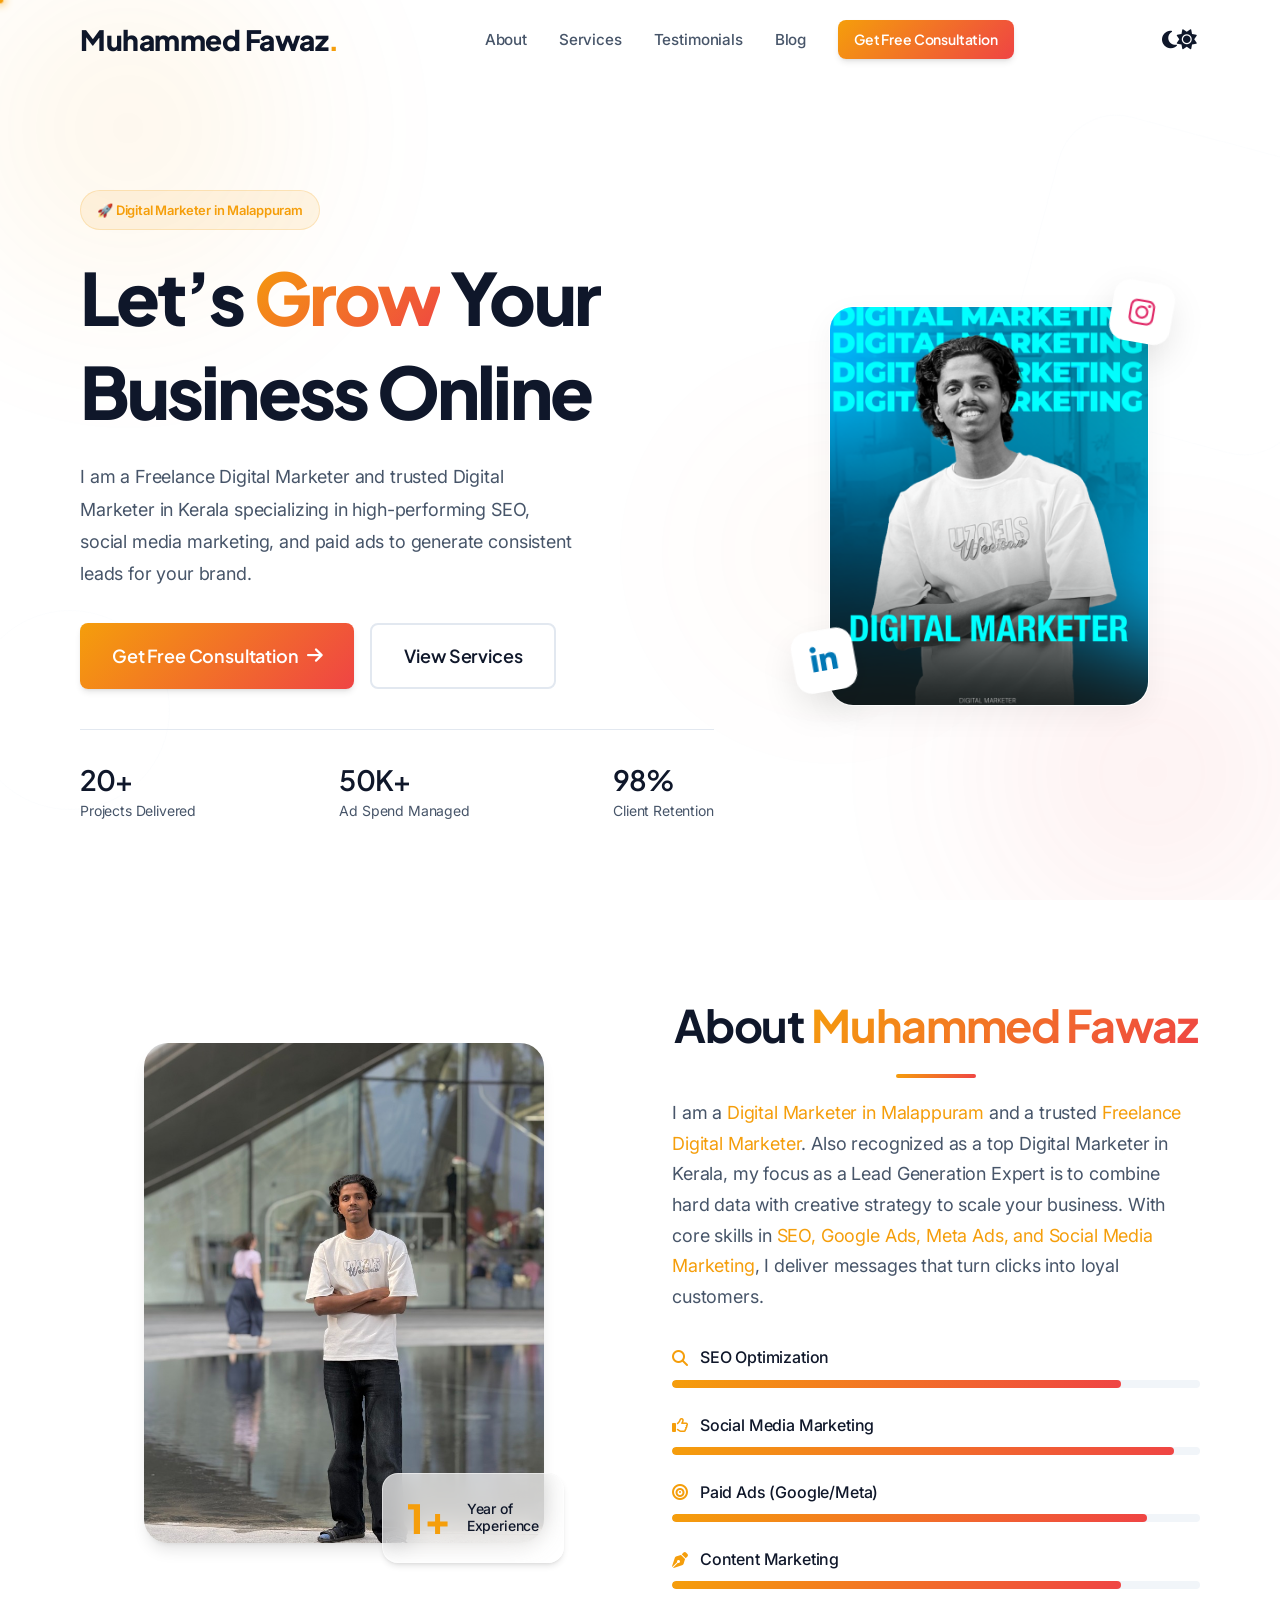
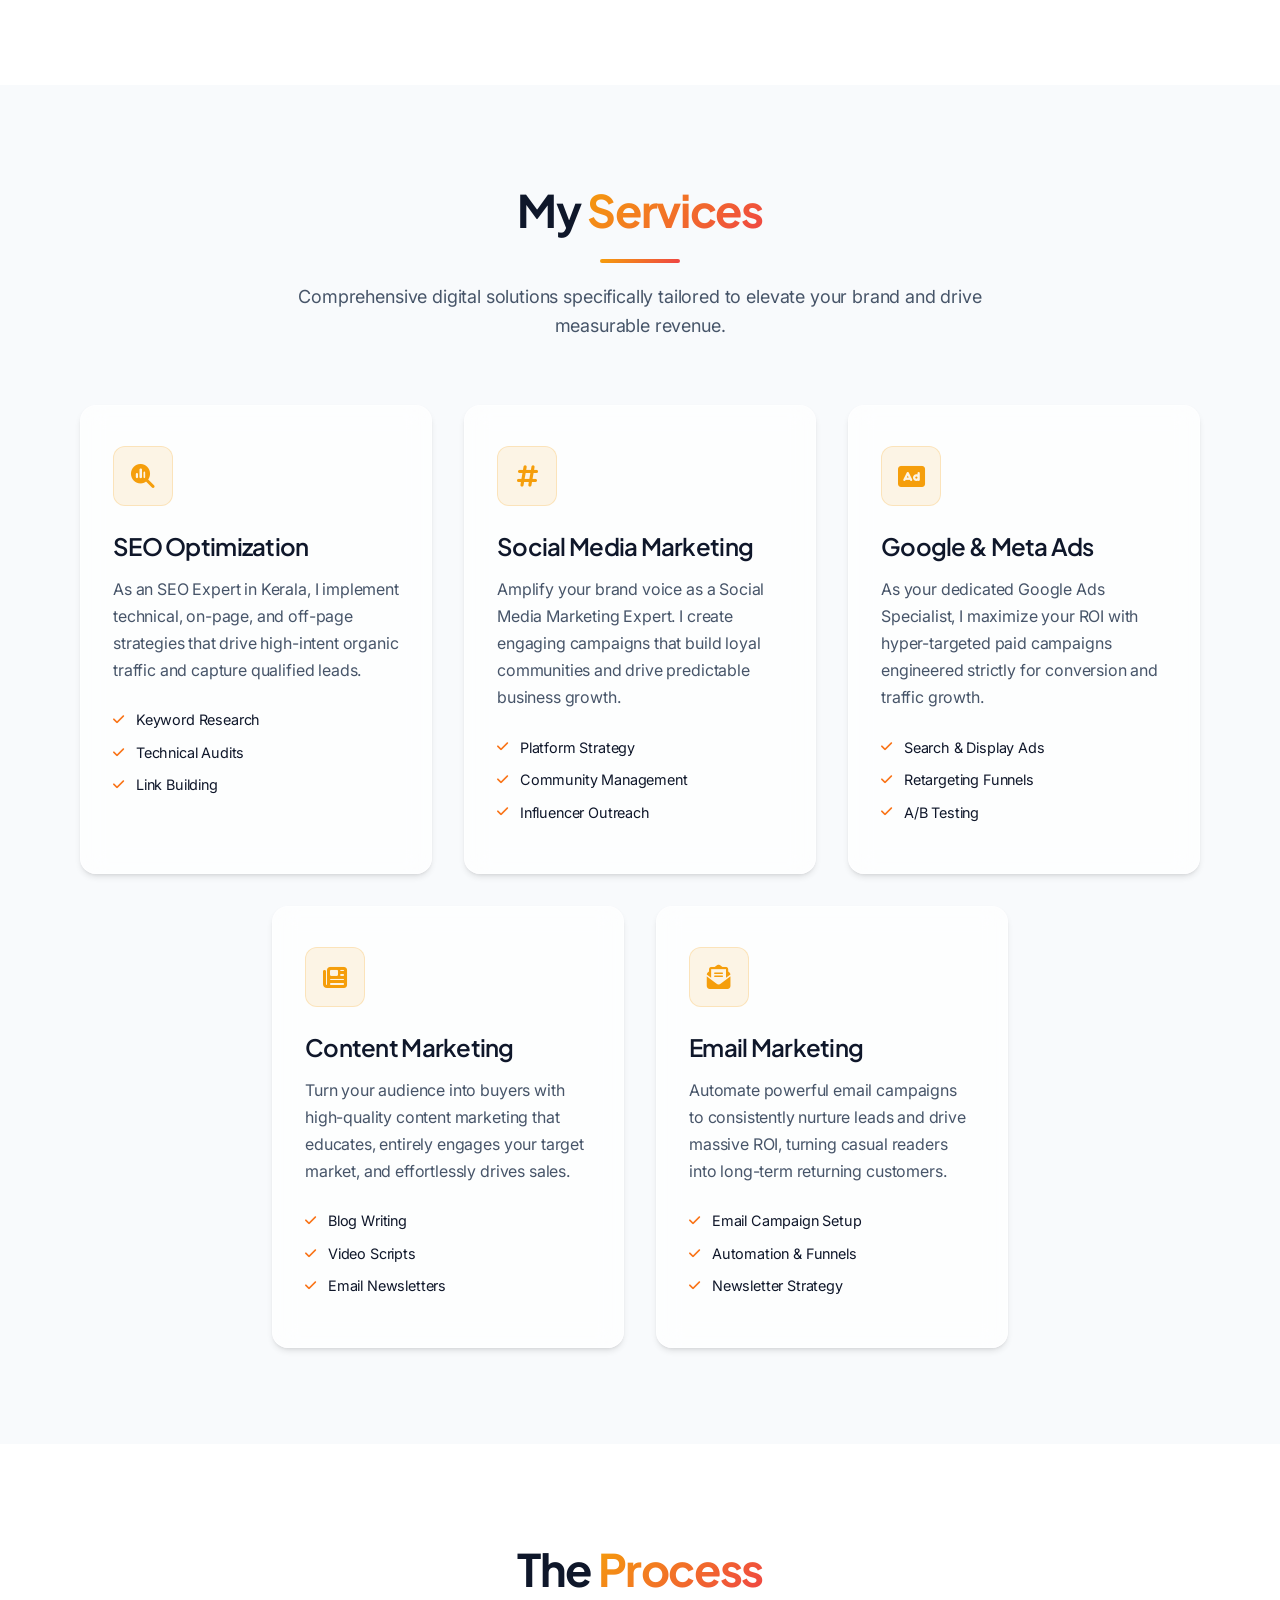
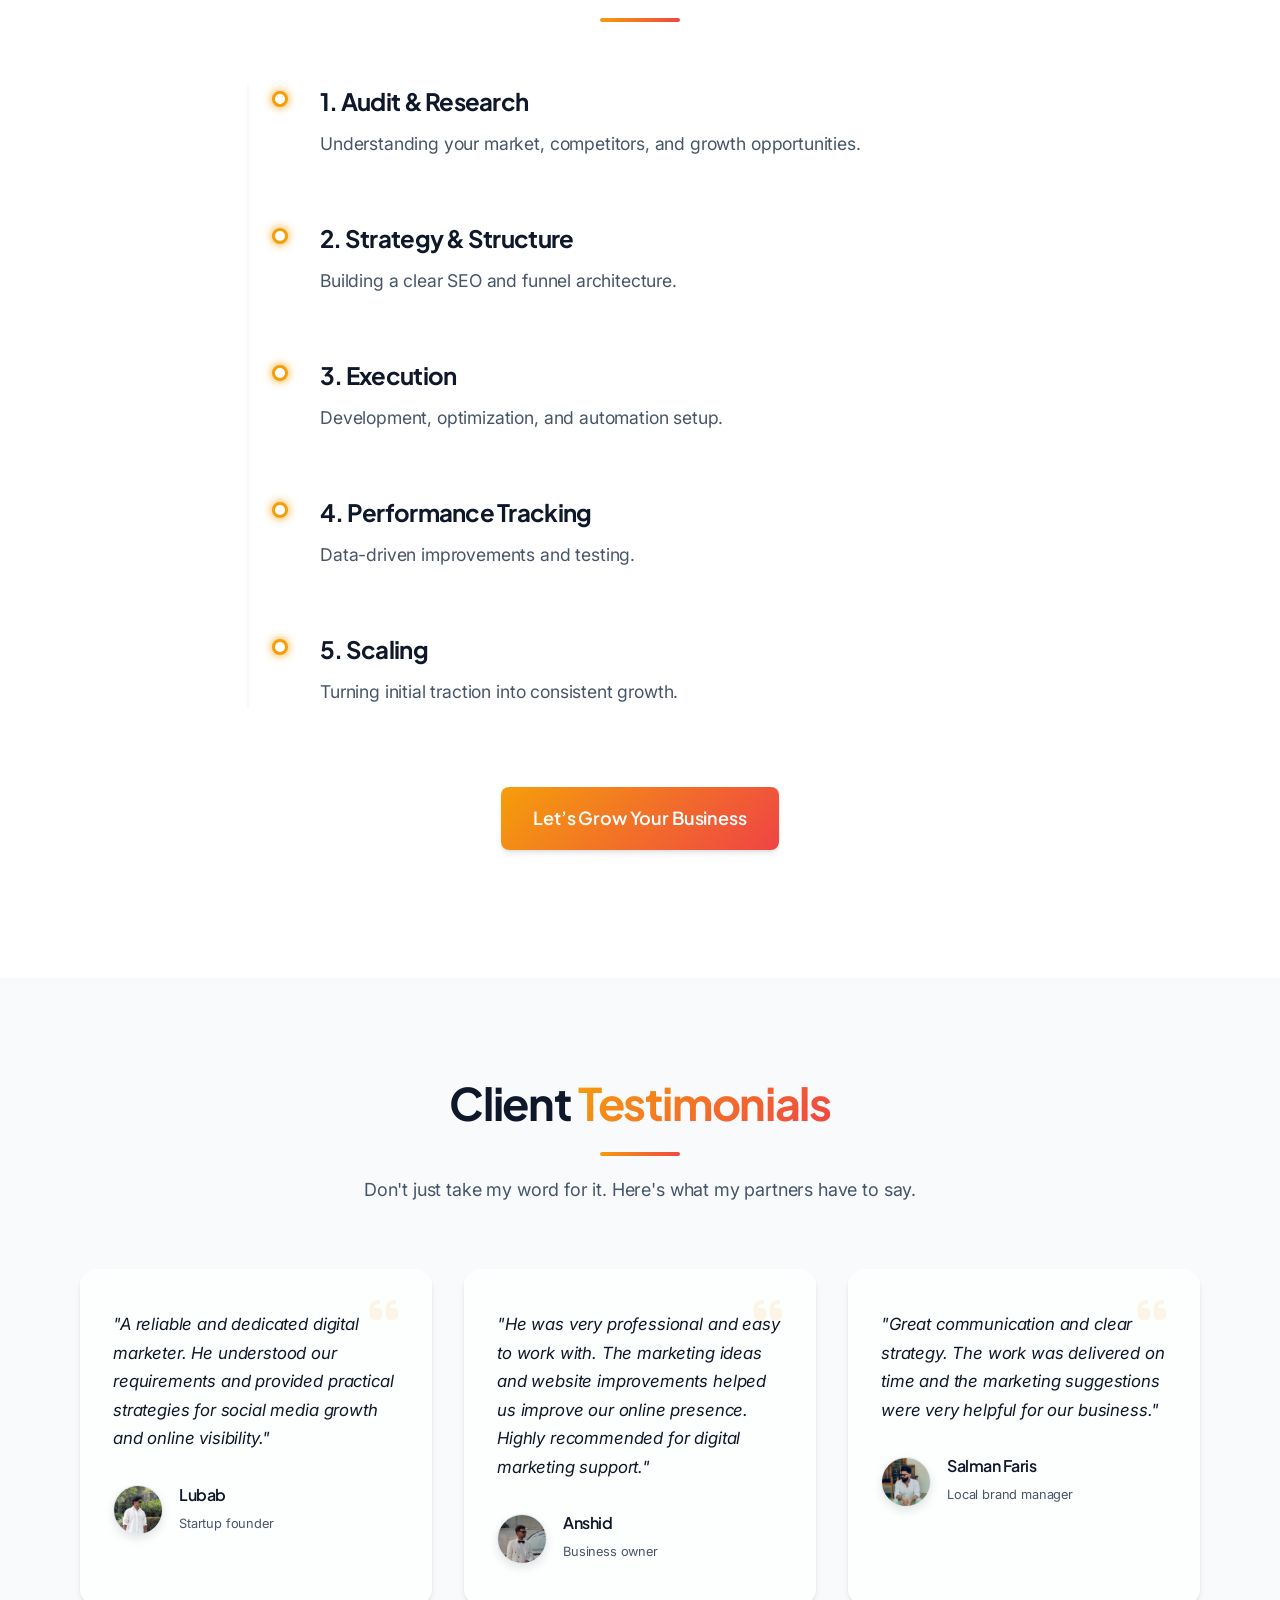
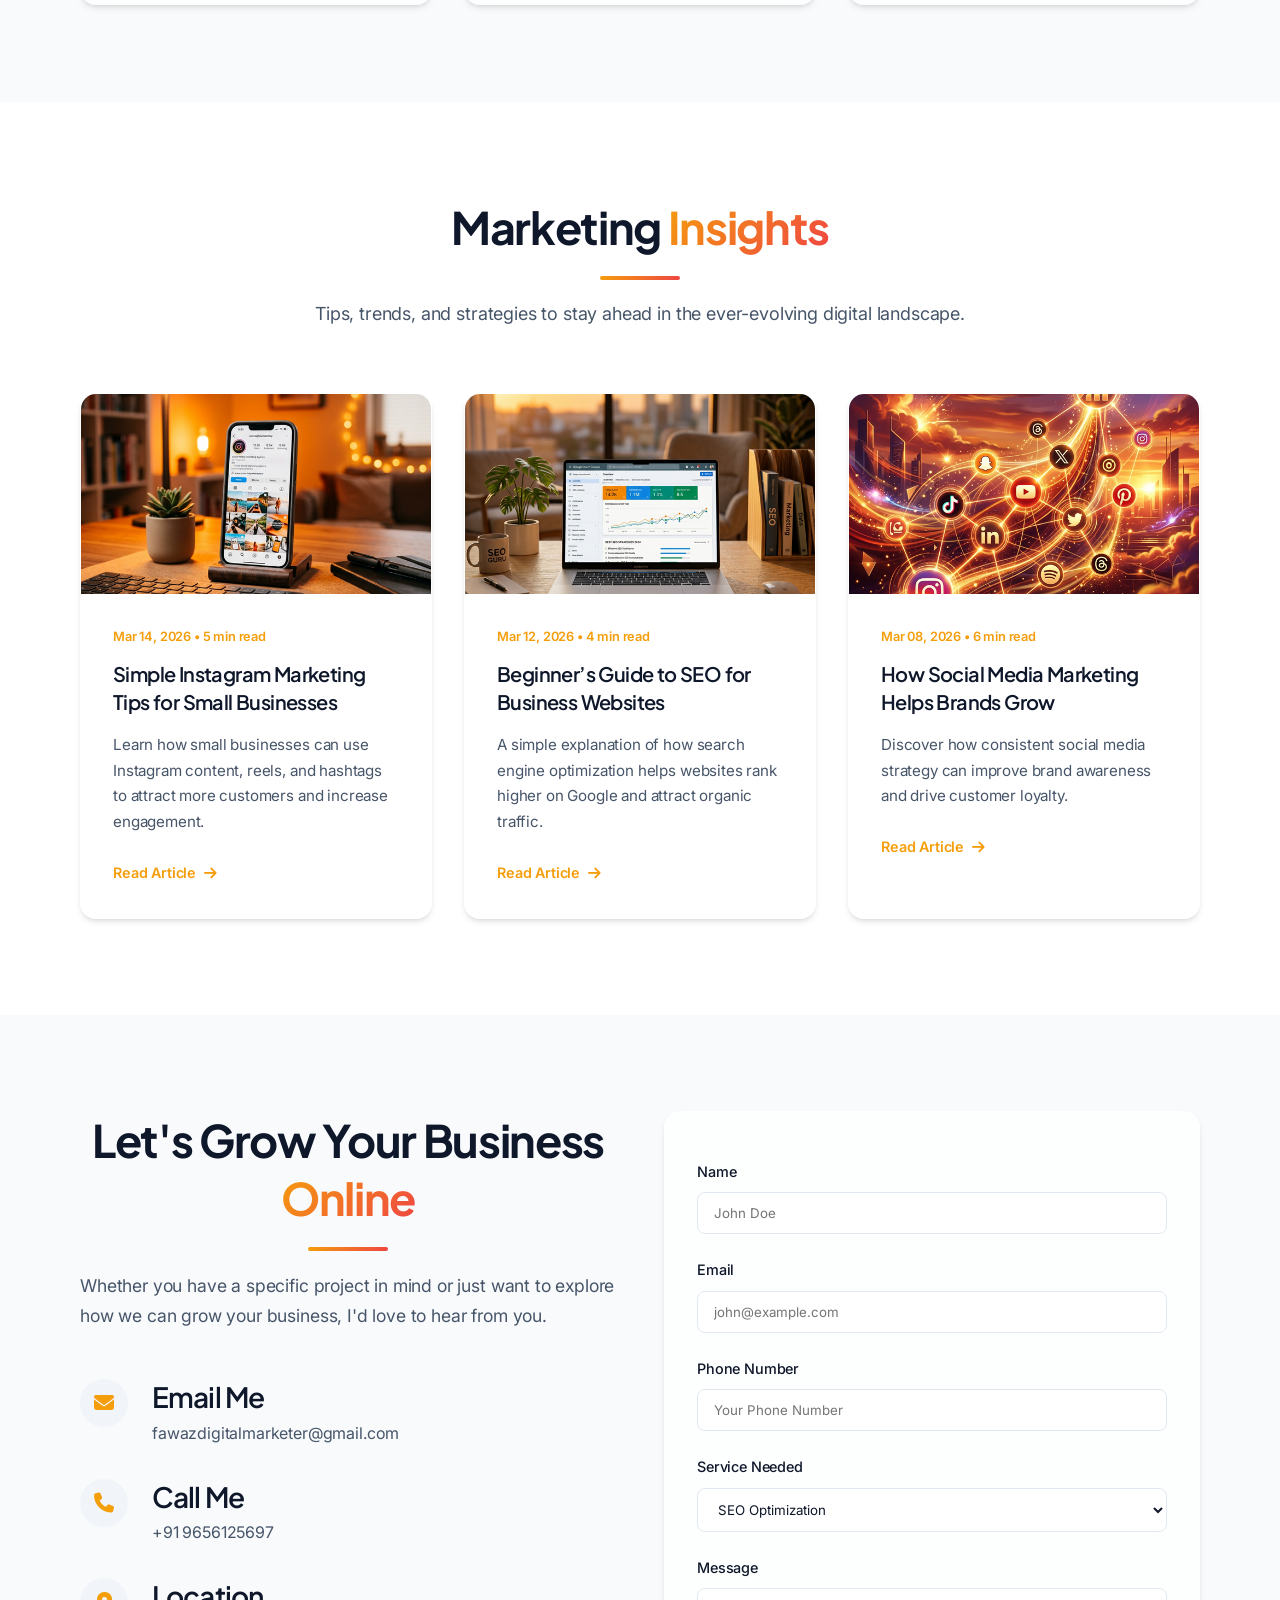
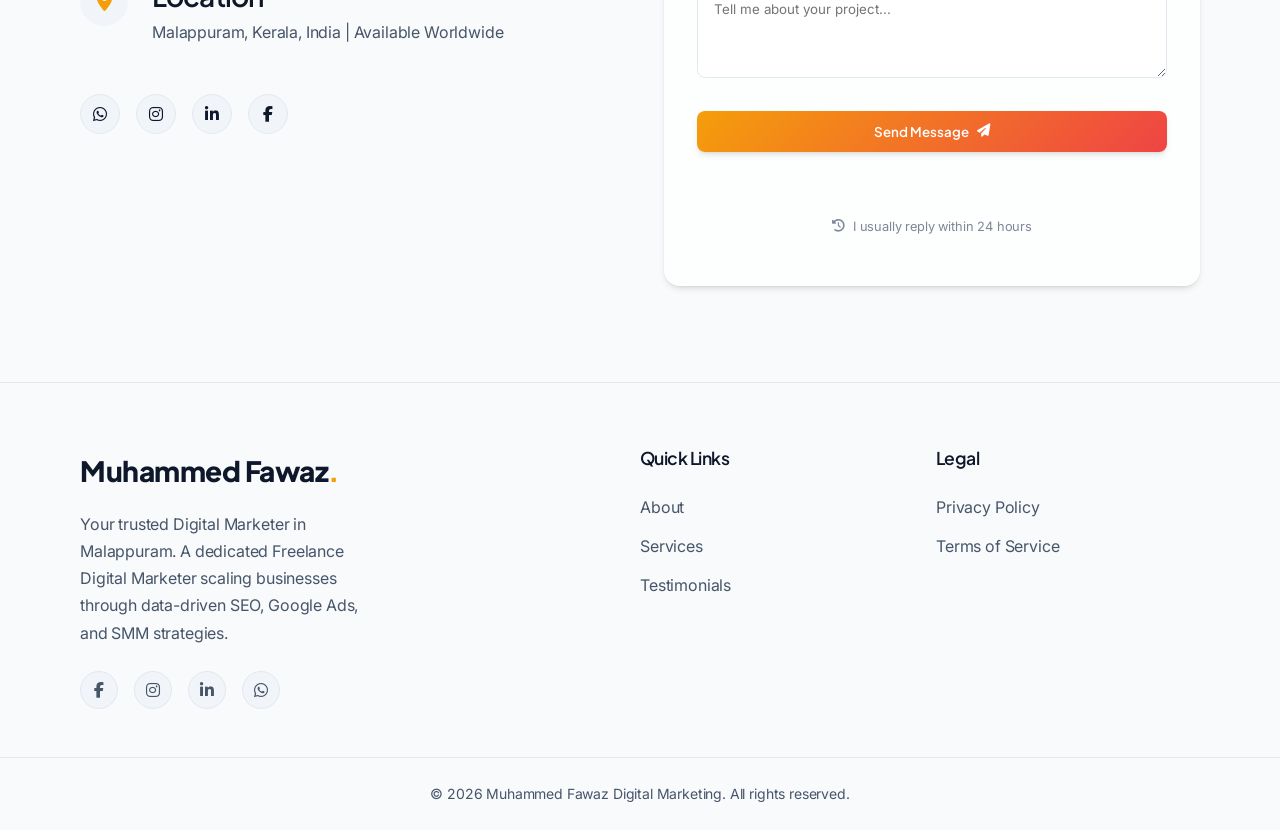
<file: index.html>
<!DOCTYPE html>
<html lang="en">

<head>
    <meta charset="UTF-8">
    <meta name="viewport" content="width=device-width, initial-scale=1.0">
    <title>Digital Marketer in Malappuram | Freelance SEO & Ads | Muhammed Fawaz</title>
    <meta name="description"
        content="Freelance digital marketer in Malappuram helping businesses grow with SEO, social media marketing, and Google Ads. Get a free consultation.">
    <link rel="canonical" href="https://www.fawazp.in" />
    <!-- Fonts: Inter for readable text, Outfit for sleek modern headings -->
    <link rel="preconnect" href="https://fonts.googleapis.com">
    <link rel="preconnect" href="https://fonts.gstatic.com" crossorigin>
    <link
        href="https://fonts.googleapis.com/css2?family=Inter:wght@300;400;500;600&family=Plus+Jakarta+Sans:wght@400;500;600;700;800&display=swap"
        rel="stylesheet">
    <link rel="stylesheet" href="style.css">
    <!-- Font Awesome for Icons -->
    <link rel="stylesheet" href="https://cdnjs.cloudflare.com/ajax/libs/font-awesome/6.4.0/css/all.min.css">
    <meta name="google-site-verification" content="aCnlu5tMSxpLZuKt3U4swlmHtO8WEukxXCMu08_MUDI" />
</head>

<body>

    <!-- Background Visual Elements -->
    <div class="bg-grid"></div>
    <div class="bg-blobs">
        <div class="bg-blob blob-1"></div>
        <div class="bg-blob blob-2"></div>
        <div class="bg-blob blob-3"></div>
    </div>
    <div class="decorative-shapes">
        <div class="shape shape-1"></div>
        <div class="shape shape-2"></div>
    </div>

    <!-- Fluid Cursor Canvas -->
    <canvas id="fluid-canvas"></canvas>
    <div class="cursor-dot"></div>

    <!-- Background Elements for Futuristic UI -->
    <div class="bg-glow top-left"></div>
    <div class="bg-glow bottom-right"></div>
    <div class="bg-grid"></div>

    <!-- Navigation -->
    <nav id="navbar">
        <div class="container nav-container">
            <a href="#" class="logo">Muhammed Fawaz<span>.</span></a>
            <ul class="nav-links">
                <li><a href="#about">About</a></li>
                <li><a href="#services">Services</a></li>
                <li><a href="#testimonials">Testimonials</a></li>
                <li><a href="#blog">Blog</a></li>
                <li><a href="#contact" class="btn btn-primary btn-sm">Get Free Consultation</a></li>
            </ul>
            <div class="nav-controls">
                <button id="theme-toggle" aria-label="Toggle Theme">
                    <i class="fa-solid fa-moon dark-icon"></i>
                    <i class="fa-solid fa-sun light-icon"></i>
                </button>
                <button id="mobile-menu-btn" aria-label="Menu">
                    <i class="fa-solid fa-bars"></i>
                </button>
            </div>
        </div>
    </nav>

    <!-- Mobile Menu -->
    <div class="mobile-menu">
        <ul class="mobile-links">
            <li><a href="#about">About</a></li>
            <li><a href="#services">Services</a></li>
            <li><a href="#testimonials">Testimonials</a></li>
            <li><a href="#blog">Blog</a></li>
            <li><a href="#contact">Contact</a></li>
        </ul>
    </div>

    <!-- Hero Section -->
    <section id="hero" class="hero-section">
        <div class="container hero-container">
            <div class="hero-content reveal">
                <div class="badge">🚀 Digital Marketer in Malappuram</div>
                <h1 class="hero-title">Let’s <span class="gradient-text">Grow</span> Your Business Online
                </h1>
                <p class="hero-subtitle">I am a Freelance Digital Marketer and trusted Digital Marketer in Kerala specializing in high-performing SEO, social media marketing, and paid ads to generate consistent leads for your brand.</p>
                <div class="hero-cta">
                    <a href="#contact" class="btn btn-primary btn-lg">Get Free Consultation <i
                            class="fa-solid fa-arrow-right"></i></a>
                    <a href="#services" class="btn btn-outline btn-lg">View Services</a>
                </div>
                <!-- Stats -->
                <div class="hero-stats">
                    <div class="stat-item">
                        <h3 class="stat-number">20+</h3>
                        <p class="stat-label">Projects Delivered</p>
                    </div>
                    <div class="stat-item">
                        <h3 class="stat-number">50K+</h3>
                        <p class="stat-label">Ad Spend Managed</p>
                    </div>
                    <div class="stat-item">
                        <h3 class="stat-number">98%</h3>
                        <p class="stat-label">Client Retention</p>
                    </div>
                </div>
            </div>
            <div class="hero-visual reveal reveal-delay">
                <div class="analytics-card-wrapper">
                    <div class="premium-growth-card">
                        <img src="assets/muhammed-fawaz-hero.png" alt="Muhammed Fawaz - Freelance Digital Marketing Expert in Kerala" class="hero-profile-img">
                    </div>

                    <!-- Floating Outer Badges -->
                    <a href="https://www.instagram.com/fawazp.in" target="_blank" class="floating-badge badge-top"
                        aria-label="Instagram">
                        <i class="fa-brands fa-instagram"></i>
                    </a>
                    <a href="https://www.linkedin.com/in/muhammed-fawaz-326b263ab" target="_blank"
                        class="floating-badge badge-bottom" aria-label="LinkedIn">
                        <i class="fa-brands fa-linkedin-in"></i>
                    </a>
                </div>
            </div>
        </div>
    </section>

    <!-- About Section -->
    <section id="about" class="section">
        <div class="container about-container">
            <div class="about-visual reveal">
                <div class="about-image-wrapper">
                    <img src="assets/muhammed-fawaz.jpg" alt="Muhammed Fawaz - SEO & Social Media Specialist" class="about-image">
                    <div class="experience-badge glass-card">
                        <span class="exp-years">1+</span>
                        <span class="exp-text">Year of<br>Experience</span>
                    </div>
                </div>
            </div>
            <div class="about-content reveal reveal-delay">
                <h2 class="section-title">About <span class="gradient-text">Muhammed Fawaz</span></h2>
                <p class="section-desc">I am a <a href="#services" style="color: var(--primary-color);">Digital Marketer in Malappuram</a> and a trusted <a href="#services" style="color: var(--primary-color);">Freelance Digital Marketer</a>. Also recognized as a top Digital Marketer in Kerala, my focus as a Lead Generation Expert is to combine hard data with creative strategy to scale your business. With core skills in <a href="#services" style="color: var(--primary-color);">SEO, Google Ads, Meta Ads, and Social Media Marketing</a>, I deliver messages that turn clicks into loyal customers.</p>

                <div class="skills-grid">
                    <div class="skill-item">
                        <div class="skill-header">
                            <i class="fa-solid fa-magnifying-glass"></i>
                            <span>SEO Optimization</span>
                        </div>
                        <div class="progress-bar">
                            <div class="progress" style="width: 85%;"></div>
                        </div>
                    </div>
                    <div class="skill-item">
                        <div class="skill-header">
                            <i class="fa-regular fa-thumbs-up"></i>
                            <span>Social Media Marketing</span>
                        </div>
                        <div class="progress-bar">
                            <div class="progress" style="width: 95%;"></div>
                        </div>
                    </div>
                    <div class="skill-item">
                        <div class="skill-header">
                            <i class="fa-solid fa-bullseye"></i>
                            <span>Paid Ads (Google/Meta)</span>
                        </div>
                        <div class="progress-bar">
                            <div class="progress" style="width: 90%;"></div>
                        </div>
                    </div>
                    <div class="skill-item">
                        <div class="skill-header">
                            <i class="fa-solid fa-pen-nib"></i>
                            <span>Content Marketing</span>
                        </div>
                        <div class="progress-bar">
                            <div class="progress" style="width: 85%;"></div>
                        </div>
                    </div>
                </div>
            </div>
        </div>
    </section>

    <!-- Services Section -->
    <section id="services" class="section bg-alt">
        <div class="container">
            <div class="section-header reveal">
                <h2 class="section-title">My <span class="gradient-text">Services</span></h2>
                <p class="section-subtitle">Comprehensive digital solutions specifically tailored to elevate your brand
                    and drive measurable revenue.</p>
            </div>

            <div class="services-grid">
                <!-- Service 1 -->
                <div class="service-card glass-card reveal">
                    <div class="service-icon-wrapper">
                        <i class="fa-solid fa-magnifying-glass-chart service-icon"></i>
                    </div>
                    <h3>SEO Optimization</h3>
                    <p>As an SEO Expert in Kerala, I implement technical, on-page, and off-page strategies that drive high-intent organic traffic and capture qualified leads.</p>
                    <ul class="service-features">
                        <li><i class="fa-solid fa-check"></i> Keyword Research</li>
                        <li><i class="fa-solid fa-check"></i> Technical Audits</li>
                        <li><i class="fa-solid fa-check"></i> Link Building</li>
                    </ul>
                </div>

                <!-- Service 2 -->
                <div class="service-card glass-card reveal" style="transition-delay: 100ms;">
                    <div class="service-icon-wrapper">
                        <i class="fa-solid fa-hashtag service-icon"></i>
                    </div>
                    <h3>Social Media Marketing</h3>
                    <p>Amplify your brand voice as a Social Media Marketing Expert. I create engaging campaigns that build loyal communities and drive predictable business growth.</p>
                    <ul class="service-features">
                        <li><i class="fa-solid fa-check"></i> Platform Strategy</li>
                        <li><i class="fa-solid fa-check"></i> Community Management</li>
                        <li><i class="fa-solid fa-check"></i> Influencer Outreach</li>
                    </ul>
                </div>

                <!-- Service 3 -->
                <div class="service-card glass-card reveal" style="transition-delay: 200ms;">
                    <div class="service-icon-wrapper">
                        <i class="fa-solid fa-ad service-icon"></i>
                    </div>
                    <h3>Google & Meta Ads</h3>
                    <p>As your dedicated Google Ads Specialist, I maximize your ROI with hyper-targeted paid campaigns engineered strictly for conversion and traffic growth.</p>
                    <ul class="service-features">
                        <li><i class="fa-solid fa-check"></i> Search & Display Ads</li>
                        <li><i class="fa-solid fa-check"></i> Retargeting Funnels</li>
                        <li><i class="fa-solid fa-check"></i> A/B Testing</li>
                    </ul>
                </div>

                <!-- Service 4 -->
                <div class="service-card glass-card reveal" style="transition-delay: 300ms;">
                    <div class="service-icon-wrapper">
                        <i class="fa-solid fa-newspaper service-icon"></i>
                    </div>
                    <h3>Content Marketing</h3>
                    <p>Turn your audience into buyers with high-quality content marketing that educates, entirely engages your target market, and effortlessly drives sales.</p>
                    <ul class="service-features">
                        <li><i class="fa-solid fa-check"></i> Blog Writing</li>
                        <li><i class="fa-solid fa-check"></i> Video Scripts</li>
                        <li><i class="fa-solid fa-check"></i> Email Newsletters</li>
                    </ul>
                </div>

                <!-- Service 5 -->
                <div class="service-card glass-card reveal" style="transition-delay: 400ms;">
                    <div class="service-icon-wrapper">
                        <i class="fa-solid fa-envelope-open-text service-icon"></i>
                    </div>
                    <h3>Email Marketing</h3>
                    <p>Automate powerful email campaigns to consistently nurture leads and drive massive ROI, turning casual readers into long-term returning customers.</p>
                    <ul class="service-features">
                        <li><i class="fa-solid fa-check"></i> Email Campaign Setup</li>
                        <li><i class="fa-solid fa-check"></i> Automation & Funnels</li>
                        <li><i class="fa-solid fa-check"></i> Newsletter Strategy</li>
                    </ul>
                </div>
            </div>
        </div>
    </section>

    <!-- The Process Section -->
    <section id="process" class="section process-section">
        <div class="container">
            <div class="section-header reveal">
                <h2 class="section-title">The <span class="gradient-text">Process</span></h2>
            </div>

            <div class="timeline">
                <div class="timeline-track"></div>

                <!-- Step 1 -->
                <div class="timeline-item reveal">
                    <div class="timeline-dot"></div>
                    <div class="timeline-content">
                        <h3>1. Audit & Research</h3>
                        <p>Understanding your market, competitors, and growth opportunities.</p>
                    </div>
                </div>

                <!-- Step 2 -->
                <div class="timeline-item reveal">
                    <div class="timeline-dot"></div>
                    <div class="timeline-content">
                        <h3>2. Strategy & Structure</h3>
                        <p>Building a clear SEO and funnel architecture.</p>
                    </div>
                </div>

                <!-- Step 3 -->
                <div class="timeline-item reveal">
                    <div class="timeline-dot"></div>
                    <div class="timeline-content">
                        <h3>3. Execution</h3>
                        <p>Development, optimization, and automation setup.</p>
                    </div>
                </div>

                <!-- Step 4 -->
                <div class="timeline-item reveal">
                    <div class="timeline-dot"></div>
                    <div class="timeline-content">
                        <h3>4. Performance Tracking</h3>
                        <p>Data-driven improvements and testing.</p>
                    </div>
                </div>

                <!-- Step 5 -->
                <div class="timeline-item reveal">
                    <div class="timeline-dot"></div>
                    <div class="timeline-content">
                        <h3>5. Scaling</h3>
                        <p>Turning initial traction into consistent growth.</p>
                    </div>
                </div>
            </div>

            <div class="process-cta reveal">
                <a href="#contact" class="btn btn-primary btn-lg">Let’s Grow Your Business</a>
            </div>
        </div>
    </section>


    <!-- Testimonials Section -->
    <section id="testimonials" class="section bg-alt">
        <div class="container">
            <div class="section-header reveal">
                <h2 class="section-title">Client <span class="gradient-text">Testimonials</span></h2>
                <p class="section-subtitle">Don't just take my word for it. Here's what my partners have to say.</p>
            </div>

            <div class="testimonials-grid">
                <div class="testimonial-card glass-card reveal">
                    <i class="fa-solid fa-quote-left quote-icon"></i>
                    <p class="testimonial-text">"A reliable and dedicated digital marketer. He understood our
                        requirements and provided practical strategies for social media growth and online visibility."
                    </p>
                    <div class="client-info">
                        <img src="assets/testimonial-lubab.jpg" alt="Lubab" class="client-avatar">
                        <div>
                            <h3>Lubab</h3>
                            <span>Startup founder</span>
                        </div>
                    </div>
                </div>

                <div class="testimonial-card glass-card reveal" style="transition-delay: 150ms;">
                    <i class="fa-solid fa-quote-left quote-icon"></i>
                    <p class="testimonial-text">"He was very professional and easy to work with. The marketing ideas and
                        website improvements helped us improve our online presence. Highly recommended for digital
                        marketing support."</p>
                    <div class="client-info">
                        <img src="assets/testimonial-anshid.jpg" alt="Anshid" class="client-avatar">
                        <div>
                            <h3>Anshid</h3>
                            <span>Business owner</span>
                        </div>
                    </div>
                </div>

                <div class="testimonial-card glass-card reveal" style="transition-delay: 300ms;">
                    <i class="fa-solid fa-quote-left quote-icon"></i>
                    <p class="testimonial-text">"Great communication and clear strategy. The work was delivered on time
                        and the marketing suggestions were very helpful for our business."</p>
                    <div class="client-info">
                        <img src="assets/testimonial-salman.jpg" alt="Salman Faris" class="client-avatar">
                        <div>
                            <h3>Salman Faris</h3>
                            <span>Local brand manager</span>
                        </div>
                    </div>
                </div>
            </div>
        </div>
    </section>

    <!-- Blog Section -->
    <section id="blog" class="section">
        <div class="container">
            <div class="section-header reveal">
                <h2 class="section-title">Marketing <span class="gradient-text">Insights</span></h2>
                <p class="section-subtitle">Tips, trends, and strategies to stay ahead in the ever-evolving digital
                    landscape.</p>
            </div>

            <div class="blog-grid">
                <article class="blog-card glass-card reveal">
                    <div class="blog-thumbnail">
                        <img src="assets/blog-instagram-hero.png" alt="Instagram Marketing Strategy Guide">
                    </div>
                    <div class="blog-card-content">
                        <div class="blog-meta">Mar 14, 2026 • 5 min read</div>
                        <h3><a href="blog-instagram.html">Simple Instagram Marketing Tips for Small Businesses</a></h3>
                        <p>Learn how small businesses can use Instagram content, reels, and hashtags to attract more
                            customers and increase engagement.</p>
                        <a href="blog-instagram.html" class="read-more">Read Article <i
                                class="fa-solid fa-arrow-right"></i></a>
                    </div>
                </article>

                <article class="blog-card glass-card reveal" style="transition-delay: 150ms;">
                    <div class="blog-thumbnail">
                        <img src="assets/blog-seo-hero.png" alt="Beginner SEO Guide for Business Websites">
                    </div>
                    <div class="blog-card-content">
                        <div class="blog-meta">Mar 12, 2026 • 4 min read</div>
                        <h3><a href="blog-seo.html">Beginner’s Guide to SEO for Business Websites</a></h3>
                        <p>A simple explanation of how search engine optimization helps websites rank higher on Google
                            and attract organic traffic.</p>
                        <a href="blog-seo.html" class="read-more">Read Article <i
                                class="fa-solid fa-arrow-right"></i></a>
                    </div>
                </article>

                <article class="blog-card glass-card reveal" style="transition-delay: 300ms;">
                    <div class="blog-thumbnail">
                        <img src="assets/blog-smm-hero.png" alt="Social Media Marketing Brand Growth Guide">
                    </div>
                    <div class="blog-card-content">
                        <div class="blog-meta">Mar 08, 2026 • 6 min read</div>
                        <h3><a href="blog-smm-growth.html">How Social Media Marketing Helps Brands Grow</a></h3>
                        <p>Discover how consistent social media strategy can improve brand awareness and drive customer
                            loyalty.</p>
                        <a href="blog-smm-growth.html" class="read-more">Read Article <i
                                class="fa-solid fa-arrow-right"></i></a>
                    </div>
                </article>
            </div>
        </div>
    </section>

    <!-- Contact Section -->
    <section id="contact" class="section bg-alt">
        <div class="container contact-container">
            <div class="contact-info reveal">
                <h2 class="section-title">Let's Grow Your Business <span class="gradient-text">Online</span></h2>
                <p class="section-desc">Whether you have a specific project in mind or just want to explore how we can
                    grow your business, I'd love to hear from you.</p>

                <div class="contact-methods">
                    <div class="method-item">
                        <div class="method-icon"><i class="fa-solid fa-envelope"></i></div>
                        <div>
                            <h3>Email Me</h3>
                            <p><a href="mailto:fawazdigitalmarketer@gmail.com"
                                    class="contact-link">fawazdigitalmarketer@gmail.com</a></p>
                        </div>
                    </div>
                    <div class="method-item">
                        <div class="method-icon"><i class="fa-solid fa-phone"></i></div>
                        <div>
                            <h3>Call Me</h3>
                            <p><a href="tel:+919656125697" class="contact-link">+91 9656125697</a></p>
                        </div>
                    </div>
                    <div class="method-item">
                        <div class="method-icon"><i class="fa-solid fa-location-dot"></i></div>
                        <div>
                            <h3>Location</h3>
                            <p>Malappuram, Kerala, India | Available Worldwide</p>
                        </div>
                    </div>
                </div>

                <div class="social-links">
                    <a href="https://wa.me/919656125697" target="_blank" class="social-icon" aria-label="WhatsApp"><i
                            class="fa-brands fa-whatsapp"></i></a>
                    <a href="https://www.instagram.com/fawazp.in" target="_blank" class="social-icon"
                        aria-label="Instagram"><i class="fa-brands fa-instagram"></i></a>
                    <a href="https://www.linkedin.com/in/muhammed-fawaz-326b263ab" target="_blank" class="social-icon"
                        aria-label="LinkedIn"><i class="fa-brands fa-linkedin-in"></i></a>
                    <a href="https://www.facebook.com/share/1FaX3aVECc/" target="_blank" class="social-icon"
                        aria-label="Facebook"><i class="fa-brands fa-facebook-f"></i></a>
                </div>
            </div>

            <div class="contact-form-wrapper glass-card reveal reveal-delay">
                <form id="contact-form" action="https://formsubmit.co/fawazdigitalmarketer@gmail.com" method="POST"
                    class="contact-form">
                    <!-- FormSubmit Configuration -->
                    <input type="hidden" name="_subject" value="New Portfolio Message!">
                    <input type="hidden" name="_template" value="table">
                    <input type="hidden" name="_captcha" value="false">

                    <div class="form-group">
                        <label for="name">Name</label>
                        <input type="text" id="name" name="name" required placeholder="John Doe">
                    </div>
                    <div class="form-group">
                        <label for="email">Email</label>
                        <input type="email" id="email" name="email" required placeholder="john@example.com">
                    </div>
                    <div class="form-group">
                        <label for="phone">Phone Number</label>
                        <input type="tel" id="phone" name="phone" placeholder="Your Phone Number">
                    </div>
                    <div class="form-group">
                        <label for="service">Service Needed</label>
                        <select id="service" name="service">
                            <option value="seo">SEO Optimization</option>
                            <option value="smm">Social Media Marketing</option>
                            <option value="ads">Google / Meta Ads</option>
                            <option value="content">Content Marketing</option>
                            <option value="other">Other</option>
                        </select>
                    </div>
                    <div class="form-group">
                        <label for="message">Message</label>
                        <textarea id="message" name="message" rows="4" required
                            placeholder="Tell me about your project..."></textarea>
                    </div>
                    <button type="submit" class="btn btn-primary btn-block">Send Message <i
                            class="fa-solid fa-paper-plane"></i></button>
                    <div id="form-status" class="form-status"></div>
                </form>
                <p class="form-trust-line"><i class="fa-solid fa-clock-rotate-left"></i> I usually reply within 24 hours
                </p>
            </div>
        </div>
    </section>

    <!-- Footer -->
    <footer class="footer">
        <div class="container footer-container">
            <div class="footer-col">
                <a href="#" class="logo">Muhammed Fawaz<span>.</span></a>
                <p>Your trusted Digital Marketer in Malappuram. A dedicated Freelance Digital Marketer scaling businesses through data-driven SEO, Google Ads, and SMM strategies.</p>
                <div class="footer-social">
                    <a href="https://www.facebook.com/share/1FaX3aVECc/" target="_blank"><i
                            class="fa-brands fa-facebook-f"></i></a>
                    <a href="https://www.instagram.com/fawazp.in" target="_blank"><i
                            class="fa-brands fa-instagram"></i></a>
                    <a href="https://www.linkedin.com/in/muhammed-fawaz-326b263ab" target="_blank"><i
                            class="fa-brands fa-linkedin-in"></i></a>
                    <a href="https://wa.me/919656125697" target="_blank"><i class="fa-brands fa-whatsapp"></i></a>
                </div>
            </div>
            <div class="footer-col">
                <h3>Quick Links</h3>
                <ul class="footer-links">
                    <li><a href="#about">About</a></li>
                    <li><a href="#services">Services</a></li>
                    <li><a href="#testimonials">Testimonials</a></li>
                </ul>
            </div>
            <div class="footer-col">
                <h3>Legal</h3>
                <ul class="footer-links">
                    <li><a href="#">Privacy Policy</a></li>
                    <li><a href="#">Terms of Service</a></li>
                </ul>
            </div>
        </div>
        <div class="footer-bottom">
            <p>&copy; 2026 Muhammed Fawaz Digital Marketing. All rights reserved.</p>
        </div>
    </footer>

    <script src="fluid-cursor.js"></script>
    <script src="script.js"></script>
</body>

</html>
</file>
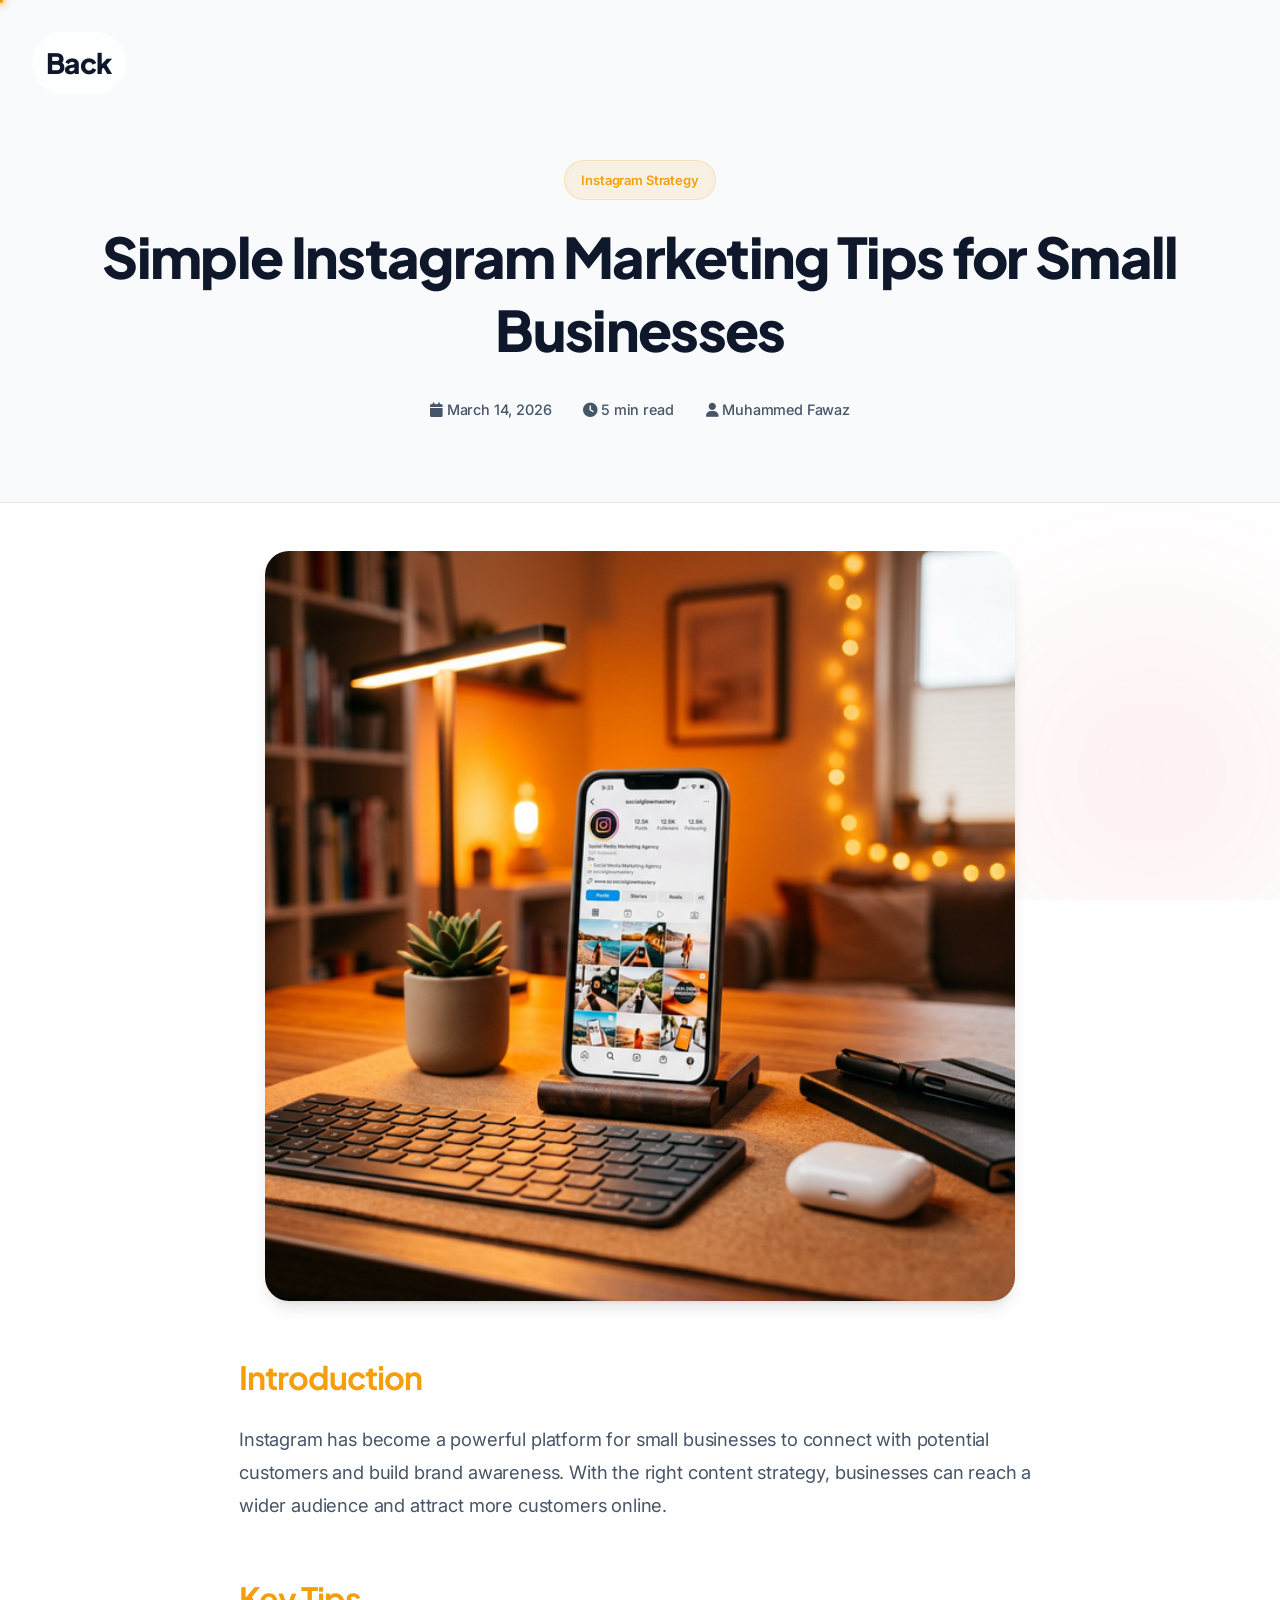
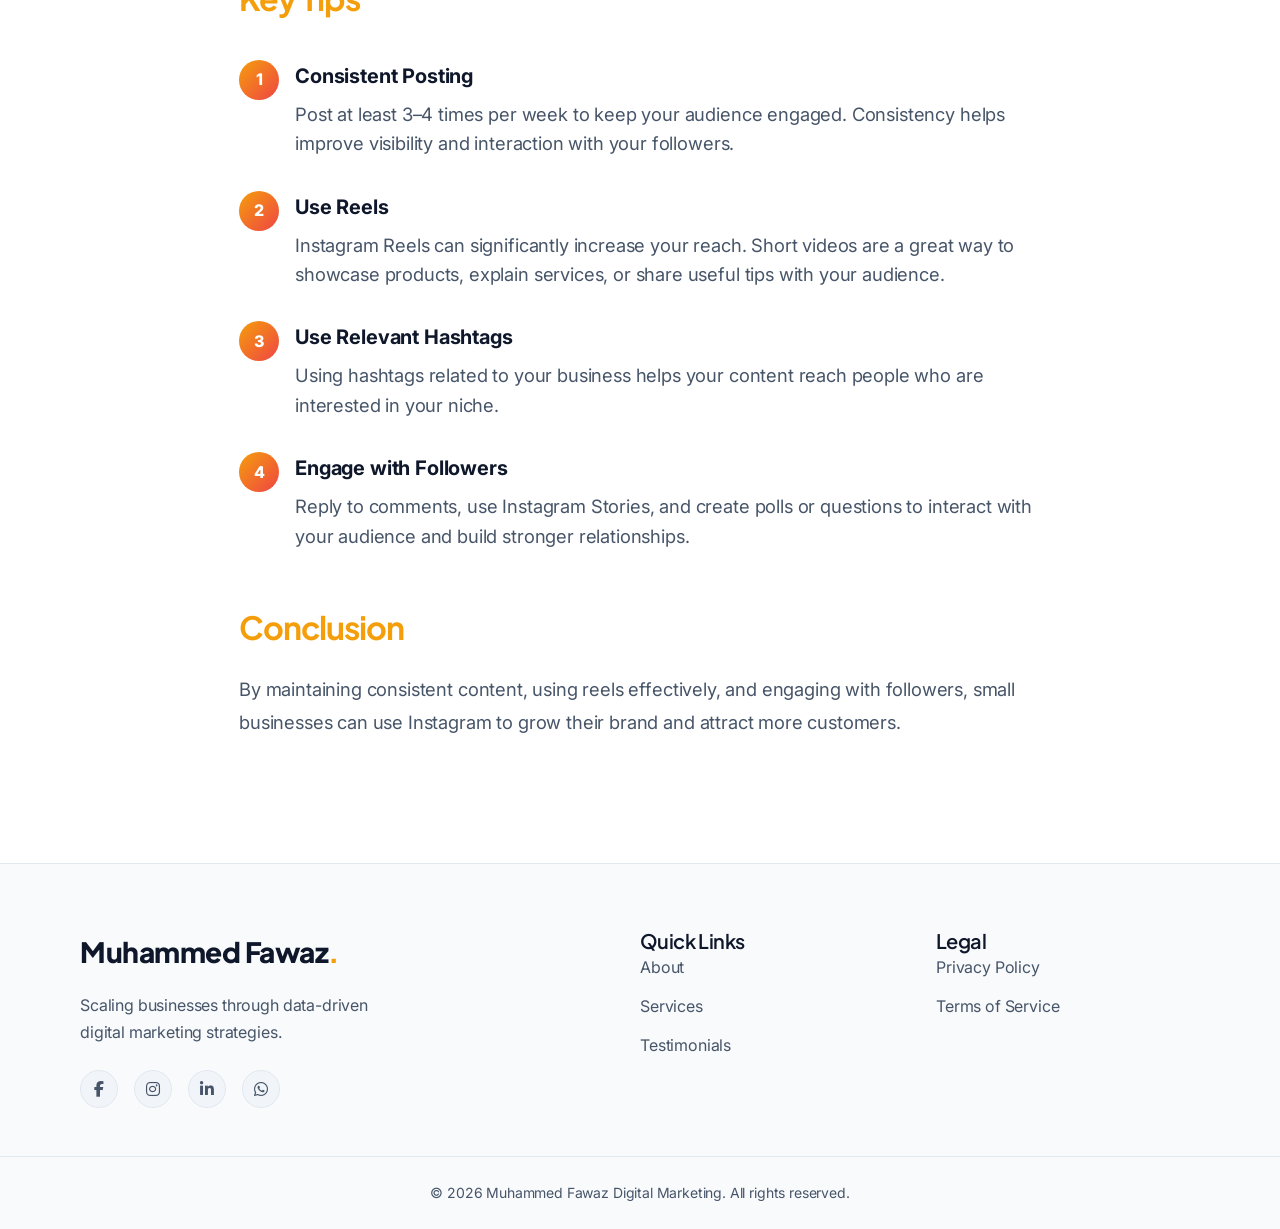
<file: blog-instagram.html>
<!DOCTYPE html>
<html>

<head>
    <meta charset="UTF-8">
    <meta name="viewport" content="width=device-width, initial-scale=1.0">
    <title>Instagram Marketing Tips | Muhammed Fawaz | Digital Marketing</title>
    <meta name="description" content="Learn simple and effective Instagram marketing tips for small businesses. Discover how engaging content, reels, and hashtags can drive massive growth.">
    <link rel="canonical" href="https://www.fawazp.in/blog-instagram.html" />
    <link rel="preconnect" href="https://fonts.googleapis.com">
    <link rel="preconnect" href="https://fonts.gstatic.com" crossorigin>
    <link
        href="https://fonts.googleapis.com/css2?family=Inter:wght@300;400;500;600&family=Plus+Jakarta+Sans:wght@400;500;600;700;800&display=swap"
        rel="stylesheet">
    <link rel="stylesheet" href="style.css">
    <link rel="stylesheet" href="https://cdnjs.cloudflare.com/ajax/libs/font-awesome/6.4.0/css/all.min.css">
    <style>
        .blog-header {
            padding: clamp(6rem, 15vw, 10rem) 0 clamp(3rem, 8vw, 5rem);
            text-align: center;
            background: var(--bg-secondary);
            border-bottom: 1px solid var(--border-color);
            position: relative;
            overflow: hidden;
        }

        .hero-img-container {
            max-width: 750px;
            margin: 0 auto;
            border-radius: 24px;
            overflow: hidden;
            box-shadow: var(--shadow-lg);
            position: relative;
            z-index: 10;
            display: flex;
            justify-content: center;
            align-items: center;
            transform: translateZ(0);
            backface-visibility: hidden;
        }

        .hero-img-container img {
            width: 100%;
            height: auto;
            display: block;
        }

        .blog-container {
            max-width: 850px;
            margin: 0 auto;
            padding: 0 1.5rem 6rem;
        }

        .blog-content h2 {
            margin: clamp(2rem, 6vw, 3.5rem) 0 1.5rem;
            color: var(--primary-color);
            font-size: clamp(1.5rem, 5vw, 2rem);
        }

        .blog-content p {
            margin-bottom: 1.75rem;
            font-size: 1.15rem;
            line-height: 1.8;
            color: var(--text-secondary);
        }

        .blog-meta-large {
            display: flex;
            justify-content: center;
            gap: 2rem;
            margin-top: 2rem;
            font-weight: 500;
            color: var(--text-secondary);
            font-size: 0.9rem;
        }

        .back-home {
            position: fixed;
            top: 2rem;
            left: 2rem;
            z-index: 100;
            transform: translateZ(0);
            backface-visibility: hidden;
        }

        .tips-list {
            list-style: none;
            margin: 2.5rem 0;
            counter-reset: blog-counter;
        }

        .tips-list li {
            padding-left: 3.5rem;
            position: relative;
            margin-bottom: 2rem;
            font-size: 1.15rem;
            line-height: 1.6;
            color: var(--text-secondary);
        }

        .tips-list li::before {
            counter-increment: blog-counter;
            content: counter(blog-counter);
            position: absolute;
            left: 0;
            top: 0;
            width: 2.5rem;
            height: 2.5rem;
            background: var(--gradient-brand);
            color: white;
            border-radius: 50%;
            display: flex;
            align-items: center;
            justify-content: center;
            font-weight: 800;
            font-size: 1rem;
        }

        .tips-list li strong {
            display: block;
            color: var(--text-primary);
            font-size: 1.25rem;
            margin-bottom: 0.5rem;
        }
        .blog-nav-logo {
            position: fixed;
            top: 2rem;
            left: 2rem;
            z-index: 1000;
            background: var(--glass-bg);
            padding: 0.4rem 0.8rem;
            border-radius: 50px;
            backdrop-filter: blur(10px);
            border: 1px solid var(--glass-border);
            text-decoration: none;
            transition: all var(--transition-normal);
        }

        .blog-nav-logo:hover {
            background: var(--bg-tertiary);
            transform: translateY(-2px);
        }

        @media (max-width: 480px) {
            .blog-nav-logo {
                font-size: 0.85rem !important;
                top: 1rem;
                left: 1rem;
                padding: 0.3rem 0.6rem;
            }
            .blog-header h1 {
                font-size: 1.75rem !important;
            }
            .blog-header {
                padding: 5rem 0 2rem;
            }
        }
    </style>
</head>

<body>
    <!-- Background Visual Elements -->
    <canvas id="fluid-canvas"></canvas>
    <div class="cursor-dot"></div>
    <div class="bg-grid"></div>
    <div class="bg-blobs">
        <div class="bg-blob blob-1"></div>
        <div class="bg-blob blob-2"></div>
    </div>

    <a href="index.html" onclick="if(document.referrer.includes('index.html') || document.referrer === ''){ history.back(); return false; }" class="logo blog-nav-logo">Back</a>

    <header class="blog-header">
        <div class="container">
            <div class="badge">Instagram Strategy</div>
            <h1>Simple Instagram Marketing Tips for Small Businesses</h1>
            <div class="blog-meta-large">
                <span><i class="fa-solid fa-calendar"></i> March 14, 2026</span>
                <span><i class="fa-solid fa-clock"></i> 5 min read</span>
                <span><i class="fa-solid fa-user"></i> Muhammed Fawaz</span>
            </div>
        </div>
    </header>

    <div class="container">
        <div class="hero-img-container" style="margin-top: 3rem;">
            <img src="assets/blog-instagram-hero.png" alt="Instagram Marketing Visual" style="width: 100%; height: auto; display: block;">
        </div>
    </div>

    <main class="blog-container">
        <article class="blog-content">
            <h2>Introduction</h2>
            <p>Instagram has become a powerful platform for small businesses to connect with potential customers and
                build brand awareness. With the right content strategy, businesses can reach a wider audience and
                attract more customers online.</p>

            <h2>Key Tips</h2>
            <ol class="tips-list">
                <li><strong>Consistent Posting</strong> Post at least 3–4 times per week to keep your audience engaged.
                    Consistency helps improve visibility and interaction with your followers.</li>
                <li><strong>Use Reels</strong> Instagram Reels can significantly increase your reach. Short videos are a
                    great way to showcase products, explain services, or share useful tips with your audience.</li>
                <li><strong>Use Relevant Hashtags</strong> Using hashtags related to your business helps your content
                    reach people who are interested in your niche.</li>
                <li><strong>Engage with Followers</strong> Reply to comments, use Instagram Stories, and create polls or
                    questions to interact with your audience and build stronger relationships.</li>
            </ol>

            <h2>Conclusion</h2>
            <p>By maintaining consistent content, using reels effectively, and engaging with followers, small businesses
                can use Instagram to grow their brand and attract more customers.</p>
        </article>
    </main>

    <footer class="footer">
        <div class="container footer-container">
            <div class="footer-col">
                <a href="index.html" class="logo">Muhammed Fawaz<span>.</span></a>
                <p>Scaling businesses through data-driven digital marketing strategies.</p>
                <div class="footer-social">
                    <a href="https://www.facebook.com/share/1FaX3aVECc/" target="_blank"><i class="fa-brands fa-facebook-f"></i></a>
                    <a href="https://www.instagram.com/fawazp.in" target="_blank"><i class="fa-brands fa-instagram"></i></a>
                    <a href="https://www.linkedin.com/in/muhammed-fawaz-326b263ab" target="_blank"><i class="fa-brands fa-linkedin-in"></i></a>
                    <a href="https://wa.me/919656125697" target="_blank"><i class="fa-brands fa-whatsapp"></i></a>
                </div>
            </div>
            <div class="footer-col">
                <h4>Quick Links</h4>
                <ul class="footer-links">
                    <li><a href="index.html#about">About</a></li>
                    <li><a href="index.html#services">Services</a></li>
                    <li><a href="index.html#testimonials">Testimonials</a></li>
                </ul>
            </div>
            <div class="footer-col">
                <h4>Legal</h4>
                <ul class="footer-links">
                    <li><a href="#">Privacy Policy</a></li>
                    <li><a href="#">Terms of Service</a></li>
                </ul>
            </div>
        </div>
        <div class="footer-bottom">
            <p>&copy; 2026 Muhammed Fawaz Digital Marketing. All rights reserved.</p>
        </div>
    </footer>

    <script src="fluid-cursor.js"></script>
    <script src="script.js"></script>
</body>

</html>
</file>
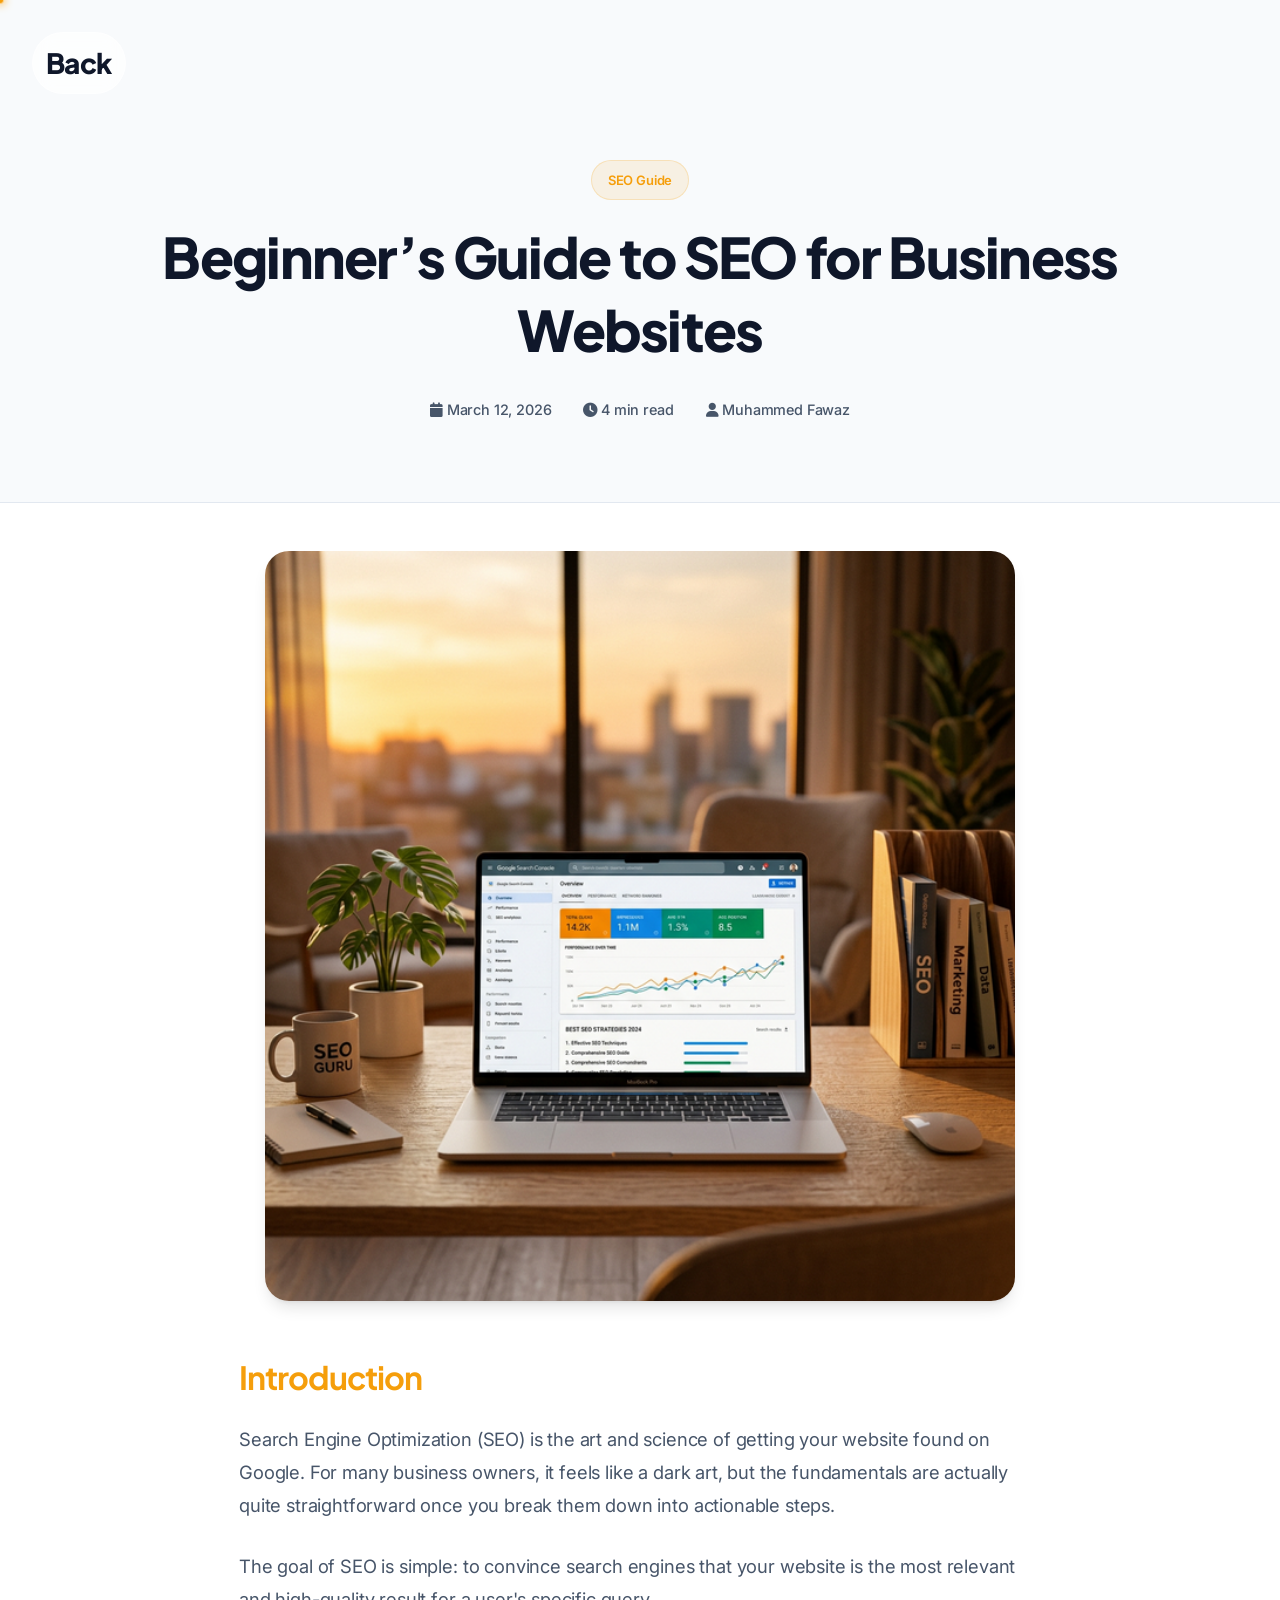
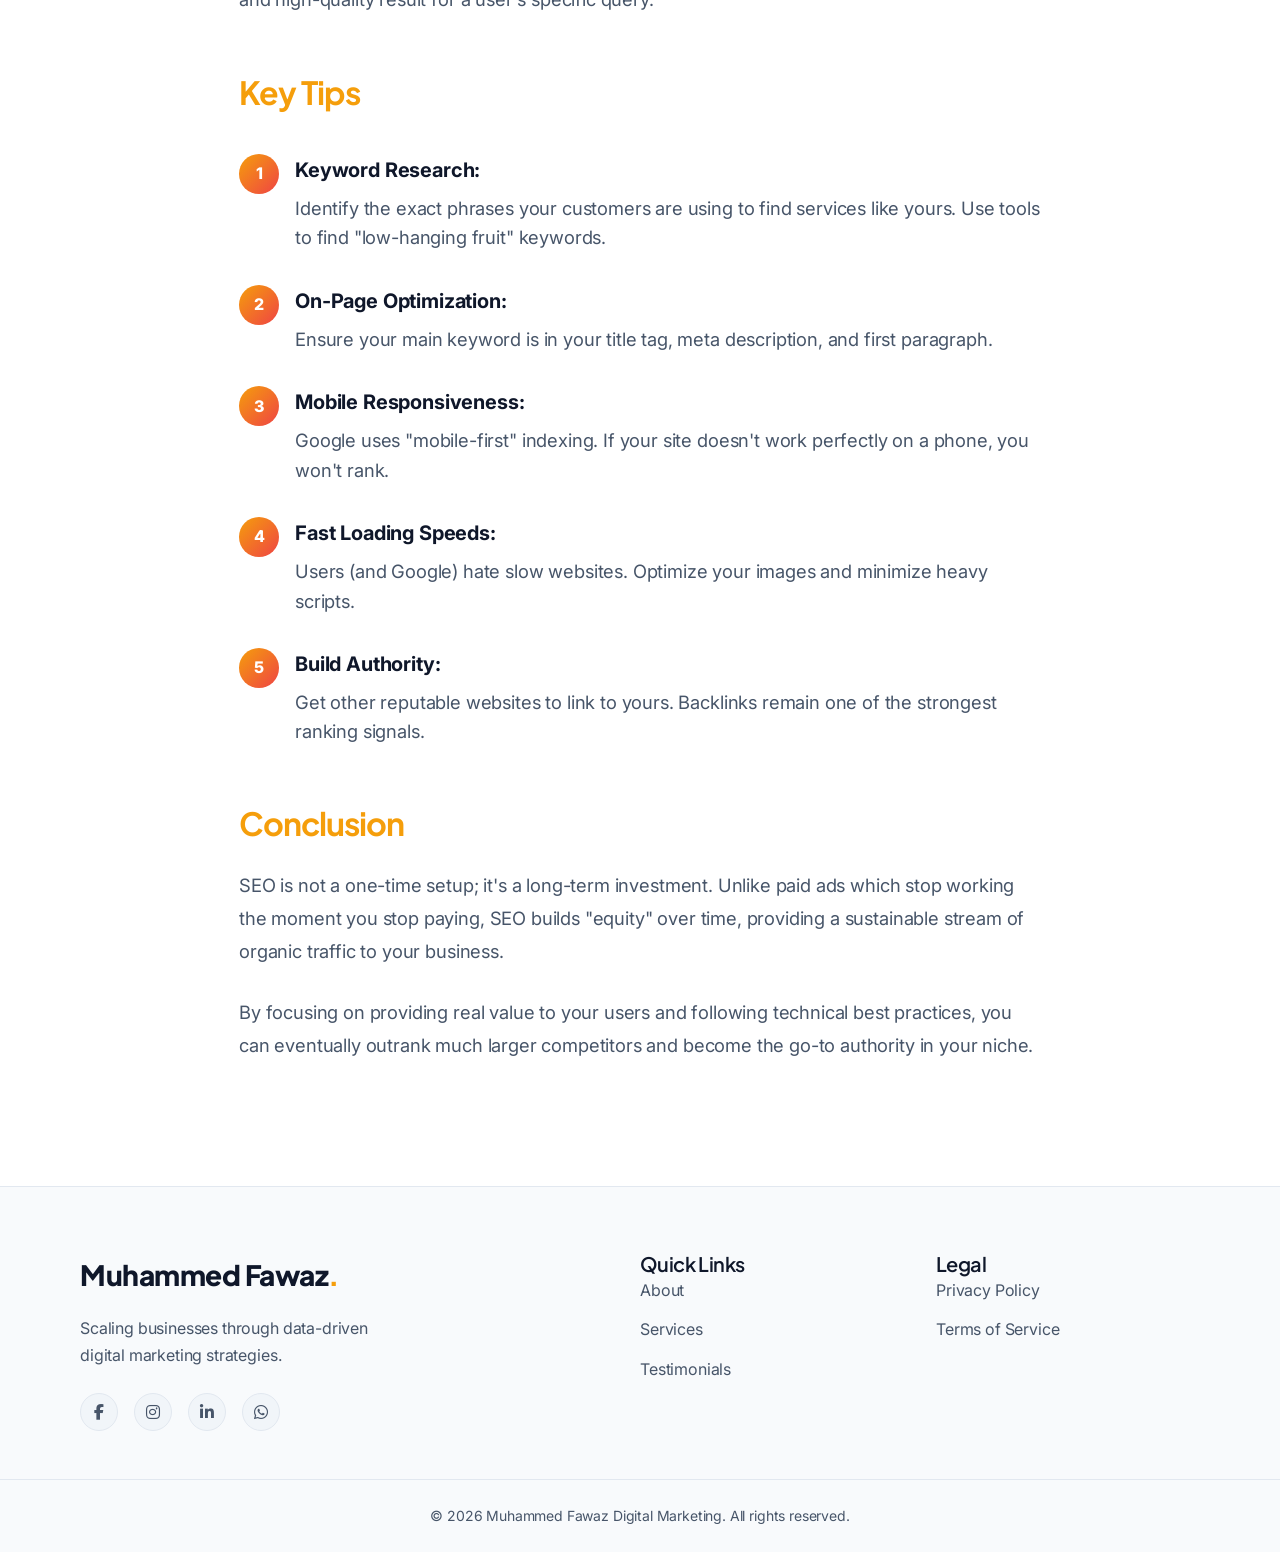
<file: blog-seo.html>
<!DOCTYPE html>
<html>
<head>
    <meta charset="UTF-8">
    <meta name="viewport" content="width=device-width, initial-scale=1.0">
    <title>SEO Beginner Guide | Muhammed Fawaz | Digital Marketing</title>
    <meta name="description" content="A complete beginner's guide to SEO for business websites. Learn how to rank higher on Google and easily attract more organic traffic to your site.">
    <link rel="canonical" href="https://www.fawazp.in/blog-seo.html" />
    <link rel="preconnect" href="https://fonts.googleapis.com">
    <link rel="preconnect" href="https://fonts.gstatic.com" crossorigin>
    <link href="https://fonts.googleapis.com/css2?family=Inter:wght@300;400;500;600&family=Plus+Jakarta+Sans:wght@400;500;600;700;800&display=swap" rel="stylesheet">
    <link rel="stylesheet" href="style.css">
    <link rel="stylesheet" href="https://cdnjs.cloudflare.com/ajax/libs/font-awesome/6.4.0/css/all.min.css">
    <style>
        .blog-header {
            padding: clamp(6rem, 15vw, 10rem) 0 clamp(3rem, 8vw, 5rem);
            text-align: center;
            background: var(--bg-secondary);
            border-bottom: 1px solid var(--border-color);
            position: relative;
            overflow: hidden;
        }
        .hero-img-container {
            max-width: 750px;
            margin: 3rem auto 3rem;
            border-radius: 24px;
            overflow: hidden;
            box-shadow: var(--shadow-lg);
            position: relative;
            z-index: 10;
            transform: translateZ(0);
            backface-visibility: hidden;
        }
        .hero-img-container img {
            width: 100%;
            height: auto;
            display: block;
        }
        .blog-container {
            max-width: 850px;
            margin: 0 auto;
            padding: 0 1.5rem 6rem;
        }
        .blog-content h2 {
            margin: 3.5rem 0 1.5rem;
            color: var(--primary-color);
            font-size: 2rem;
        }
        .blog-content p {
            margin-bottom: 1.75rem;
            font-size: 1.15rem;
            line-height: 1.8;
            color: var(--text-secondary);
        }
        .blog-meta-large {
            display: flex;
            justify-content: center;
            gap: 2rem;
            margin-top: 2rem;
            font-weight: 500;
            color: var(--text-secondary);
            font-size: 0.9rem;
        }
        .back-home {
            position: fixed;
            top: 2rem;
            left: 2rem;
            z-index: 100;
            transform: translateZ(0);
            backface-visibility: hidden;
        }
        .tips-list {
            list-style: none;
            margin: 2.5rem 0;
            counter-reset: blog-counter;
        }
        .tips-list li {
            padding-left: 3.5rem;
            position: relative;
            margin-bottom: 2rem;
            font-size: 1.15rem;
            line-height: 1.6;
            color: var(--text-secondary);
        }
        .tips-list li::before {
            counter-increment: blog-counter;
            content: counter(blog-counter);
            position: absolute;
            left: 0;
            top: 0;
            width: 2.5rem;
            height: 2.5rem;
            background: var(--gradient-brand);
            color: white;
            border-radius: 50%;
            display: flex;
            align-items: center;
            justify-content: center;
            font-weight: 800;
            font-size: 1rem;
        }
        .tips-list li strong {
            display: block;
            color: var(--text-primary);
            font-size: 1.25rem;
            margin-bottom: 0.5rem;
        }
        .blog-nav-logo {
            position: fixed;
            top: 2rem;
            left: 2rem;
            z-index: 1000;
            background: var(--glass-bg);
            padding: 0.4rem 0.8rem;
            border-radius: 50px;
            backdrop-filter: blur(10px);
            border: 1px solid var(--glass-border);
            text-decoration: none;
            transition: all var(--transition-normal);
        }

        .blog-nav-logo:hover {
            background: var(--bg-tertiary);
            transform: translateY(-2px);
        }

        @media (max-width: 480px) {
            .blog-nav-logo {
                font-size: 0.85rem !important;
                top: 1rem;
                left: 1rem;
                padding: 0.3rem 0.6rem;
            }
            .blog-header h1 {
                font-size: 1.75rem !important;
            }
            .blog-header {
                padding: 5rem 0 2rem;
            }
        }
    </style>
</head>
<body>
    <!-- Background Visual Elements -->
    <canvas id="fluid-canvas"></canvas>
    <div class="cursor-dot"></div>
    <div class="bg-grid"></div>
    <div class="bg-blobs">
        <div class="bg-blob blob-1"></div>
        <div class="bg-blob blob-4"></div>
    </div>

    <a href="index.html" onclick="if(document.referrer.includes('index.html') || document.referrer === ''){ history.back(); return false; }" class="logo blog-nav-logo">Back</a>

    <header class="blog-header">
        <div class="container">
            <div class="badge">SEO Guide</div>
            <h1>Beginner’s Guide to SEO for Business Websites</h1>
            <div class="blog-meta-large">
                <span><i class="fa-solid fa-calendar"></i> March 12, 2026</span>
                <span><i class="fa-solid fa-clock"></i> 4 min read</span>
                <span><i class="fa-solid fa-user"></i> Muhammed Fawaz</span>
            </div>
        </div>
    </header>

    <div class="container">
        <div class="hero-img-container" style="margin-top: 3rem;">
            <img src="assets/blog-seo-hero.png" alt="SEO Concept Visual" style="width: 100%; height: auto; display: block;">
        </div>
    </div>

    <main class="blog-container">
        <article class="blog-content">
            <h2>Introduction</h2>
            <p>Search Engine Optimization (SEO) is the art and science of getting your website found on Google. For many business owners, it feels like a dark art, but the fundamentals are actually quite straightforward once you break them down into actionable steps.</p>
            <p>The goal of SEO is simple: to convince search engines that your website is the most relevant and high-quality result for a user's specific query.</p>

            <h2>Key Tips</h2>
            <ol class="tips-list">
                <li><strong>Keyword Research:</strong> Identify the exact phrases your customers are using to find services like yours. Use tools to find "low-hanging fruit" keywords.</li>
                <li><strong>On-Page Optimization:</strong> Ensure your main keyword is in your title tag, meta description, and first paragraph.</li>
                <li><strong>Mobile Responsiveness:</strong> Google uses "mobile-first" indexing. If your site doesn't work perfectly on a phone, you won't rank.</li>
                <li><strong>Fast Loading Speeds:</strong> Users (and Google) hate slow websites. Optimize your images and minimize heavy scripts.</li>
                <li><strong>Build Authority:</strong> Get other reputable websites to link to yours. Backlinks remain one of the strongest ranking signals.</li>
            </ol>

            <h2>Conclusion</h2>
            <p>SEO is not a one-time setup; it's a long-term investment. Unlike paid ads which stop working the moment you stop paying, SEO builds "equity" over time, providing a sustainable stream of organic traffic to your business.</p>
            <p>By focusing on providing real value to your users and following technical best practices, you can eventually outrank much larger competitors and become the go-to authority in your niche.</p>
        </article>
    </main>

    <footer class="footer">
        <div class="container footer-container">
            <div class="footer-col">
                <a href="index.html" class="logo">Muhammed Fawaz<span>.</span></a>
                <p>Scaling businesses through data-driven digital marketing strategies.</p>
                <div class="footer-social">
                    <a href="https://www.facebook.com/share/1FaX3aVECc/" target="_blank"><i class="fa-brands fa-facebook-f"></i></a>
                    <a href="https://www.instagram.com/fawazp.in" target="_blank"><i class="fa-brands fa-instagram"></i></a>
                    <a href="https://www.linkedin.com/in/muhammed-fawaz-326b263ab" target="_blank"><i class="fa-brands fa-linkedin-in"></i></a>
                    <a href="https://wa.me/919656125697" target="_blank"><i class="fa-brands fa-whatsapp"></i></a>
                </div>
            </div>
            <div class="footer-col">
                <h4>Quick Links</h4>
                <ul class="footer-links">
                    <li><a href="index.html#about">About</a></li>
                    <li><a href="index.html#services">Services</a></li>
                    <li><a href="index.html#testimonials">Testimonials</a></li>
                </ul>
            </div>
            <div class="footer-col">
                <h4>Legal</h4>
                <ul class="footer-links">
                    <li><a href="#">Privacy Policy</a></li>
                    <li><a href="#">Terms of Service</a></li>
                </ul>
            </div>
        </div>
        <div class="footer-bottom">
            <p>&copy; 2026 Muhammed Fawaz Digital Marketing. All rights reserved.</p>
        </div>
    </footer>

    <script src="fluid-cursor.js"></script>
    <script src="script.js"></script>
</body>
</html>
</file>
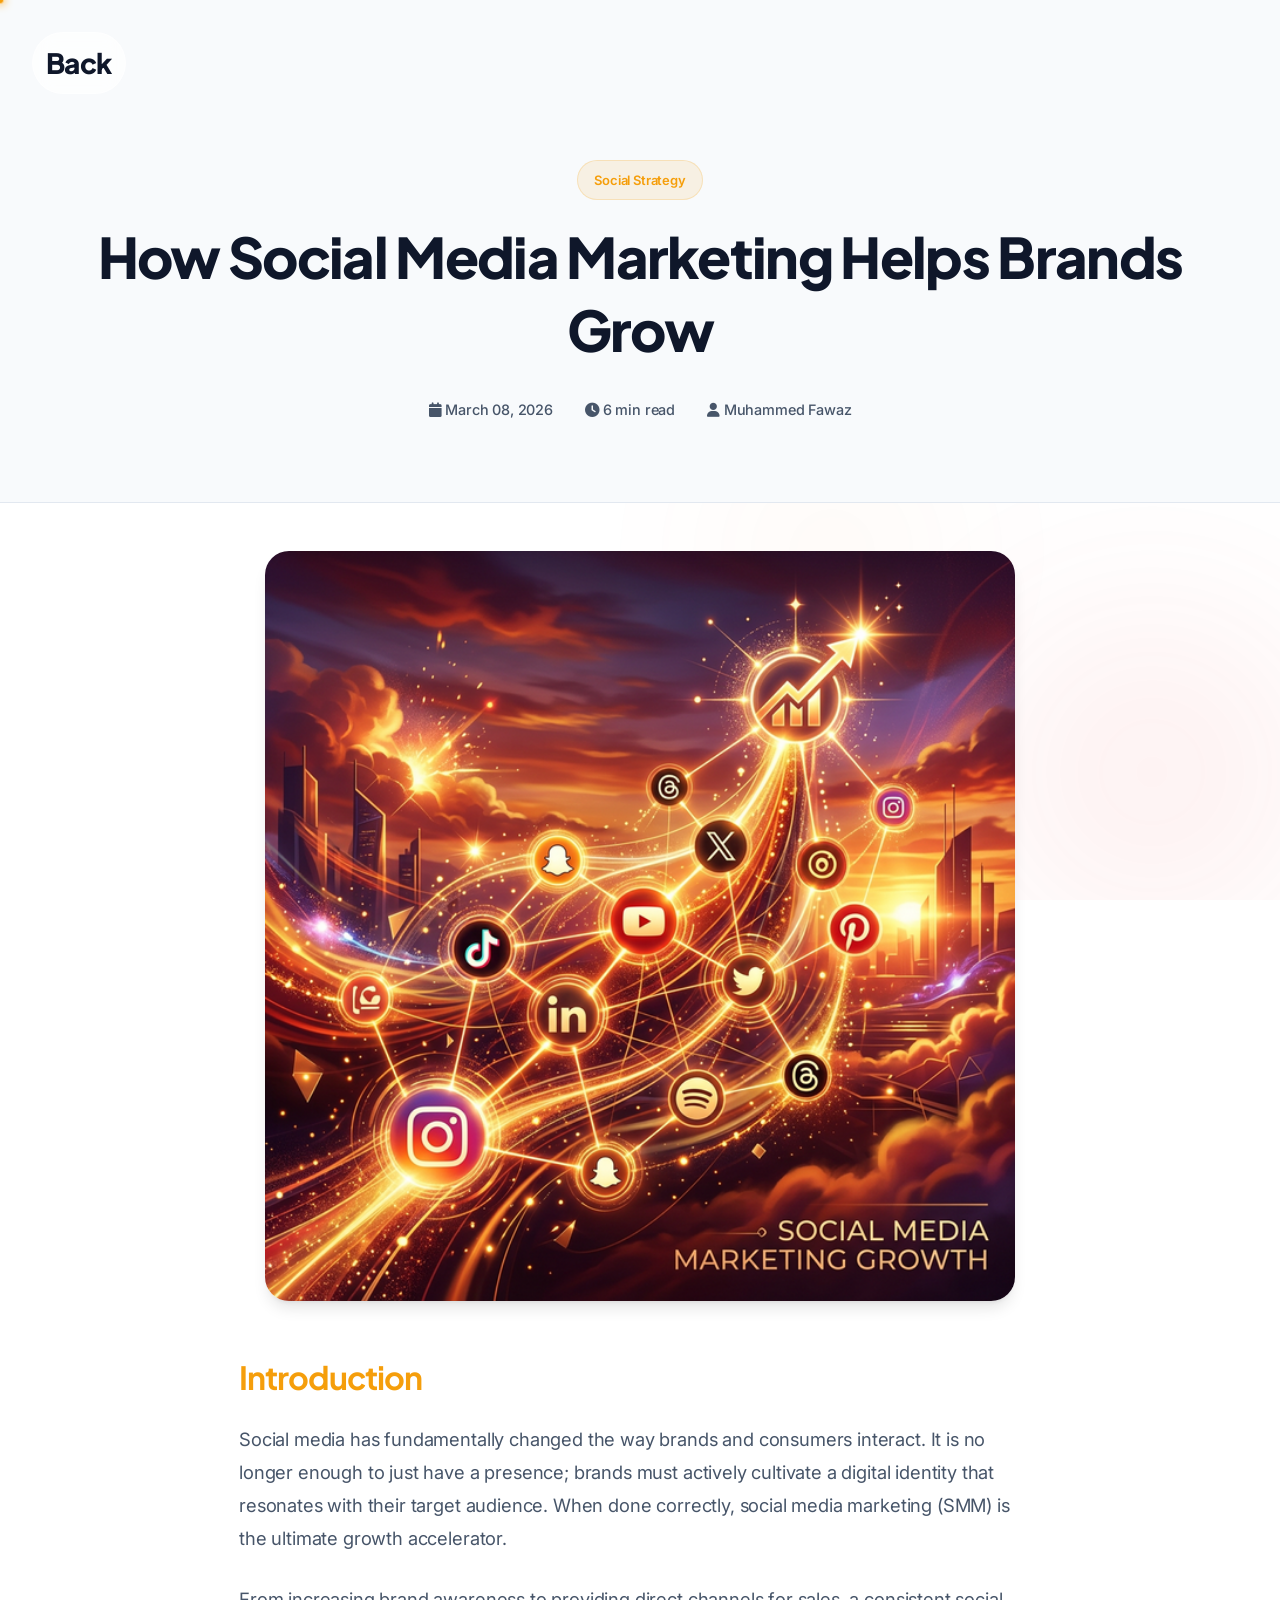
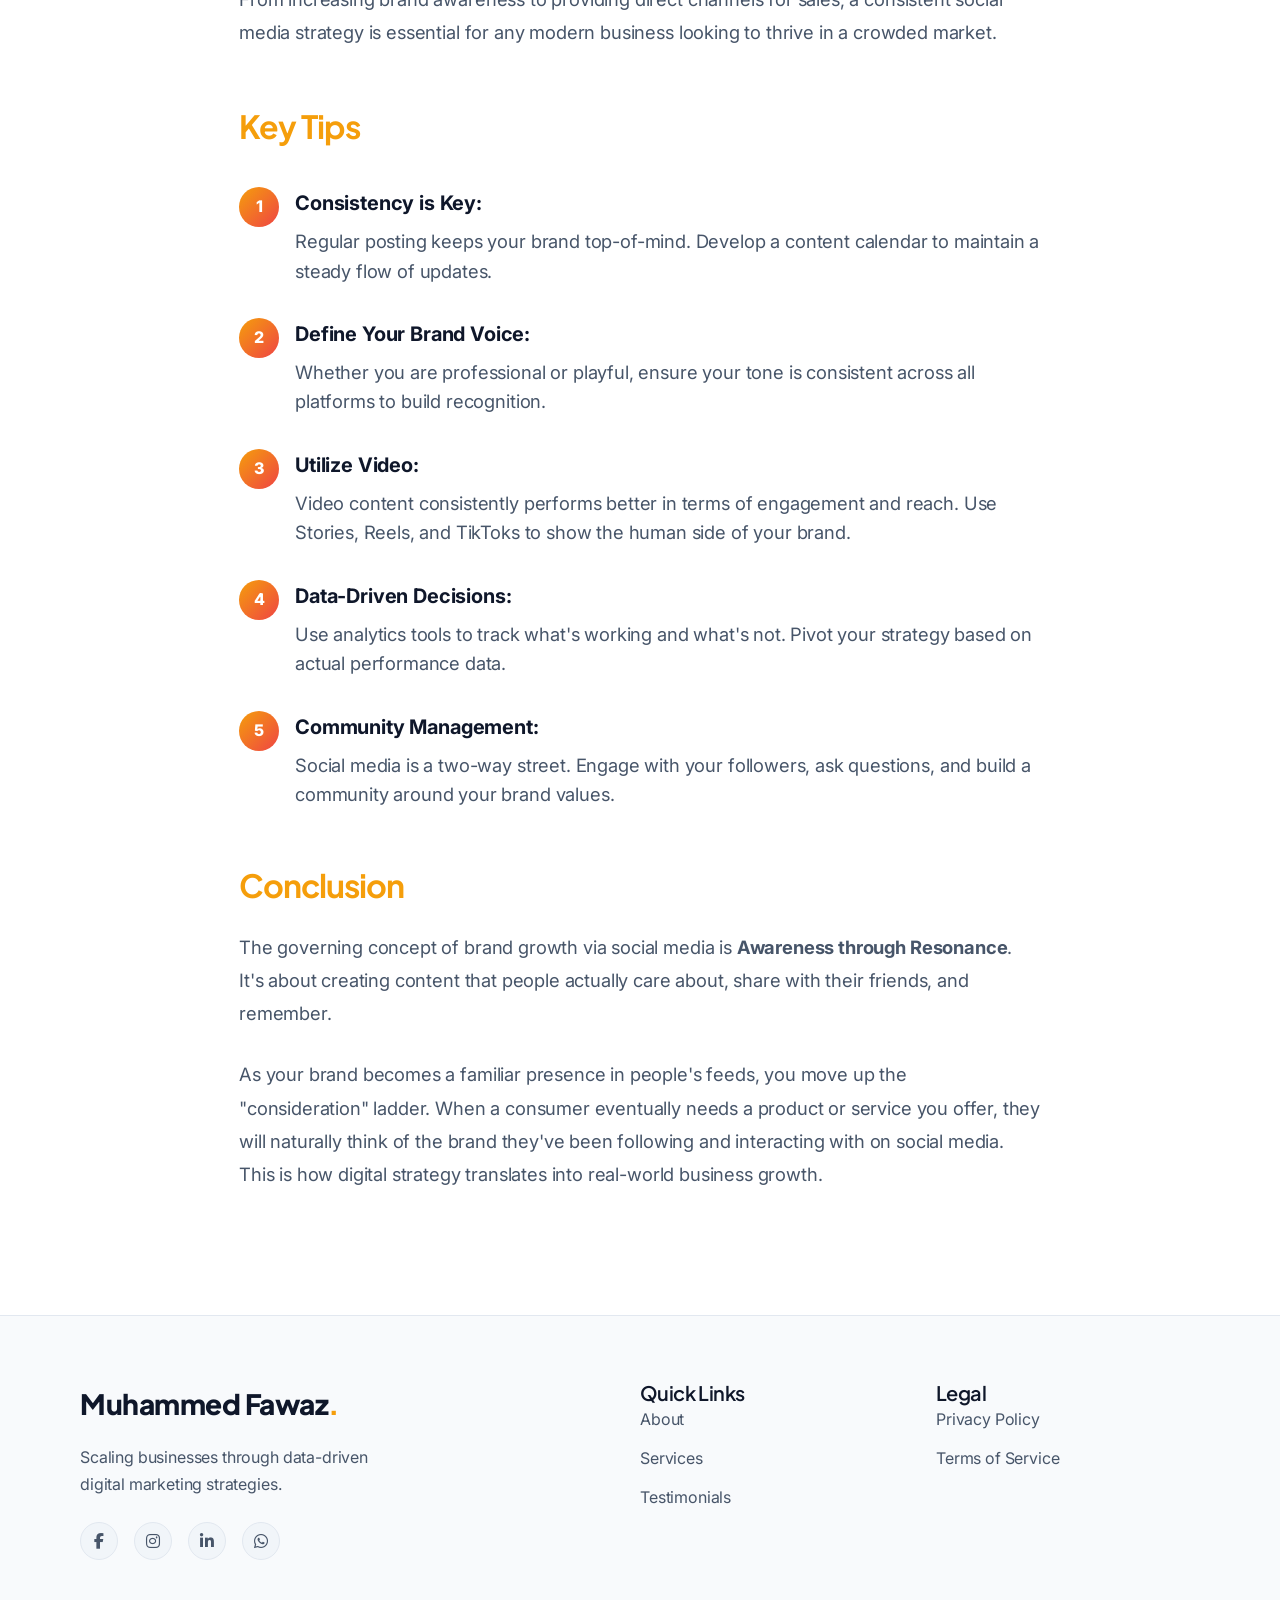
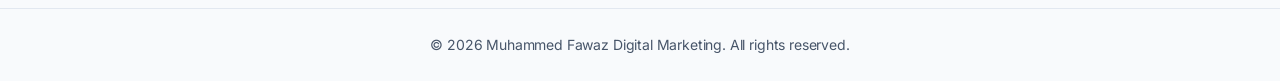
<file: blog-smm-growth.html>
<!DOCTYPE html>
<html>
<head>
    <meta charset="UTF-8">
    <meta name="viewport" content="width=device-width, initial-scale=1.0">
    <title>SMM Brand Growth | Muhammed Fawaz | Digital Marketing</title>
    <meta name="description" content="Discover how consistent Social Media Marketing (SMM) strategies can build brand awareness, foster customer loyalty, and accelerate your business growth.">
    <link rel="canonical" href="https://www.fawazp.in/blog-smm-growth.html" />
    <link rel="preconnect" href="https://fonts.googleapis.com">
    <link rel="preconnect" href="https://fonts.gstatic.com" crossorigin>
    <link href="https://fonts.googleapis.com/css2?family=Inter:wght@300;400;500;600&family=Plus+Jakarta+Sans:wght@400;500;600;700;800&display=swap" rel="stylesheet">
    <link rel="stylesheet" href="style.css">
    <link rel="stylesheet" href="https://cdnjs.cloudflare.com/ajax/libs/font-awesome/6.4.0/css/all.min.css">
    <style>
        .blog-header {
            padding: clamp(6rem, 15vw, 10rem) 0 clamp(3rem, 8vw, 5rem);
            text-align: center;
            background: var(--bg-secondary);
            border-bottom: 1px solid var(--border-color);
            position: relative;
            overflow: hidden;
        }
        .hero-img-container {
            max-width: 750px;
            margin: 3rem auto 3rem;
            border-radius: 24px;
            overflow: hidden;
            box-shadow: var(--shadow-lg);
            position: relative;
            z-index: 10;
            transform: translateZ(0);
            backface-visibility: hidden;
        }
        .hero-img-container img {
            width: 100%;
            height: auto;
            display: block;
        }
        .blog-container {
            max-width: 850px;
            margin: 0 auto;
            padding: 0 1.5rem 6rem;
        }
        .blog-content h2 {
            margin: 3.5rem 0 1.5rem;
            color: var(--primary-color);
            font-size: 2rem;
        }
        .blog-content p {
            margin-bottom: 1.75rem;
            font-size: 1.15rem;
            line-height: 1.8;
            color: var(--text-secondary);
        }
        .blog-meta-large {
            display: flex;
            justify-content: center;
            gap: 2rem;
            margin-top: 2rem;
            font-weight: 500;
            color: var(--text-secondary);
            font-size: 0.9rem;
        }
        .back-home {
            position: fixed;
            top: 2rem;
            left: 2rem;
            z-index: 100;
            transform: translateZ(0);
            backface-visibility: hidden;
        }
        .tips-list {
            list-style: none;
            margin: 2.5rem 0;
            counter-reset: blog-counter;
        }
        .tips-list li {
            padding-left: 3.5rem;
            position: relative;
            margin-bottom: 2rem;
            font-size: 1.15rem;
            line-height: 1.6;
            color: var(--text-secondary);
        }
        .tips-list li::before {
            counter-increment: blog-counter;
            content: counter(blog-counter);
            position: absolute;
            left: 0;
            top: 0;
            width: 2.5rem;
            height: 2.5rem;
            background: var(--gradient-brand);
            color: white;
            border-radius: 50%;
            display: flex;
            align-items: center;
            justify-content: center;
            font-weight: 800;
            font-size: 1rem;
        }
        .tips-list li strong {
            display: block;
            color: var(--text-primary);
            font-size: 1.25rem;
            margin-bottom: 0.5rem;
        }
        .blog-nav-logo {
            position: fixed;
            top: 2rem;
            left: 2rem;
            z-index: 1000;
            background: var(--glass-bg);
            padding: 0.4rem 0.8rem;
            border-radius: 50px;
            backdrop-filter: blur(10px);
            border: 1px solid var(--glass-border);
            text-decoration: none;
            transition: all var(--transition-normal);
        }

        .blog-nav-logo:hover {
            background: var(--bg-tertiary);
            transform: translateY(-2px);
        }

        @media (max-width: 480px) {
            .blog-nav-logo {
                font-size: 0.85rem !important;
                top: 1rem;
                left: 1rem;
                padding: 0.3rem 0.6rem;
            }
            .blog-header h1 {
                font-size: 1.75rem !important;
            }
            .blog-header {
                padding: 5rem 0 2rem;
            }
        }
    </style>
</head>
<body>
    <!-- Background Visual Elements -->
    <canvas id="fluid-canvas"></canvas>
    <div class="cursor-dot"></div>
    <div class="bg-grid"></div>
    <div class="bg-blobs">
        <div class="bg-blob blob-2"></div>
        <div class="bg-blob blob-3"></div>
    </div>

    <a href="index.html" onclick="if(document.referrer.includes('index.html') || document.referrer === ''){ history.back(); return false; }" class="logo blog-nav-logo">Back</a>

    <header class="blog-header">
        <div class="container">
            <div class="badge">Social Strategy</div>
            <h1>How Social Media Marketing Helps Brands Grow</h1>
            <div class="blog-meta-large">
                <span><i class="fa-solid fa-calendar"></i> March 08, 2026</span>
                <span><i class="fa-solid fa-clock"></i> 6 min read</span>
                <span><i class="fa-solid fa-user"></i> Muhammed Fawaz</span>
            </div>
        </div>
    </header>

    <div class="container">
        <div class="hero-img-container" style="margin-top: 3rem;">
            <img src="assets/blog-smm-hero.png" alt="SMM Growth Visual" style="width: 100%; height: auto; display: block;">
        </div>
    </div>

    <main class="blog-container">
        <article class="blog-content">
            <h2>Introduction</h2>
            <p>Social media has fundamentally changed the way brands and consumers interact. It is no longer enough to just have a presence; brands must actively cultivate a digital identity that resonates with their target audience. When done correctly, social media marketing (SMM) is the ultimate growth accelerator.</p>
            <p>From increasing brand awareness to providing direct channels for sales, a consistent social media strategy is essential for any modern business looking to thrive in a crowded market.</p>

            <h2>Key Tips</h2>
            <ol class="tips-list">
                <li><strong>Consistency is Key:</strong> Regular posting keeps your brand top-of-mind. Develop a content calendar to maintain a steady flow of updates.</li>
                <li><strong>Define Your Brand Voice:</strong> Whether you are professional or playful, ensure your tone is consistent across all platforms to build recognition.</li>
                <li><strong>Utilize Video:</strong> Video content consistently performs better in terms of engagement and reach. Use Stories, Reels, and TikToks to show the human side of your brand.</li>
                <li><strong>Data-Driven Decisions:</strong> Use analytics tools to track what's working and what's not. Pivot your strategy based on actual performance data.</li>
                <li><strong>Community Management:</strong> Social media is a two-way street. Engage with your followers, ask questions, and build a community around your brand values.</li>
            </ol>

            <h2>Conclusion</h2>
            <p>The governing concept of brand growth via social media is <strong>Awareness through Resonance</strong>. It's about creating content that people actually care about, share with their friends, and remember.</p>
            <p>As your brand becomes a familiar presence in people's feeds, you move up the "consideration" ladder. When a consumer eventually needs a product or service you offer, they will naturally think of the brand they've been following and interacting with on social media. This is how digital strategy translates into real-world business growth.</p>
        </article>
    </main>

    <footer class="footer">
        <div class="container footer-container">
            <div class="footer-col">
                <a href="index.html" class="logo">Muhammed Fawaz<span>.</span></a>
                <p>Scaling businesses through data-driven digital marketing strategies.</p>
                <div class="footer-social">
                    <a href="https://www.facebook.com/share/1FaX3aVECc/" target="_blank"><i class="fa-brands fa-facebook-f"></i></a>
                    <a href="https://www.instagram.com/fawazp.in" target="_blank"><i class="fa-brands fa-instagram"></i></a>
                    <a href="https://www.linkedin.com/in/muhammed-fawaz-326b263ab" target="_blank"><i class="fa-brands fa-linkedin-in"></i></a>
                    <a href="https://wa.me/919656125697" target="_blank"><i class="fa-brands fa-whatsapp"></i></a>
                </div>
            </div>
            <div class="footer-col">
                <h4>Quick Links</h4>
                <ul class="footer-links">
                    <li><a href="index.html#about">About</a></li>
                    <li><a href="index.html#services">Services</a></li>
                    <li><a href="index.html#testimonials">Testimonials</a></li>
                </ul>
            </div>
            <div class="footer-col">
                <h4>Legal</h4>
                <ul class="footer-links">
                    <li><a href="#">Privacy Policy</a></li>
                    <li><a href="#">Terms of Service</a></li>
                </ul>
            </div>
        </div>
        <div class="footer-bottom">
            <p>&copy; 2026 Muhammed Fawaz Digital Marketing. All rights reserved.</p>
        </div>
    </footer>

    <script src="fluid-cursor.js"></script>
    <script src="script.js"></script>
</body>
</html>
</file>
<file: style.css>
/* 
====================================
CSS Variables & Theme Setup
==================================== 
*/
:root {
    /* Light Theme (Default, we start mobile-first but structure for theming) */
    --bg-primary: #ffffff;
    --bg-secondary: #f8fafc;
    --bg-tertiary: #f1f5f9;
    --text-primary: #0f172a;
    --text-secondary: #475569;
    --border-color: #e2e8f0;
    
    /* Brand Colors - Sunset Amber Theme */
    --primary-color: #f59e0b;
    --primary-hover: #d97706;
    --secondary-color: #ef4444;
    --accent-color: #f97316;
    
    /* Utilities */
    --gradient-brand: linear-gradient(135deg, var(--primary-color), var(--secondary-color));
    --glass-bg: rgba(255, 255, 255, 0.7);
    --glass-border: rgba(255, 255, 255, 0.5);
    --shadow-sm: 0 1px 2px 0 rgb(0 0 0 / 0.05);
    --shadow-md: 0 4px 6px -1px rgb(0 0 0 / 0.1), 0 2px 4px -2px rgb(0 0 0 / 0.1);
    --shadow-lg: 0 10px 15px -3px rgb(0 0 0 / 0.1), 0 4px 6px -4px rgb(0 0 0 / 0.1);
    --shadow-glow: 0 0 20px rgba(245, 158, 11, 0.2);

    /* Typography */
    --font-heading: 'Plus Jakarta Sans', sans-serif;
    --font-body: 'Inter', sans-serif;
    
    /* Spacing */
    --section-padding: clamp(3.5rem, 8vw, 6rem) 0;
    --nav-height: clamp(70px, 8vw, 80px);
    
    /* Transitions */
    --bezier: cubic-bezier(0.4, 0, 0.2, 1);
    --transition-fast: 0.2s var(--bezier);
    --transition-normal: 0.3s var(--bezier);
    --transition-slow: 0.5s var(--bezier);
}

/* Dark Theme */
[data-theme='dark'] {
    --bg-primary: #05050a;
    --bg-secondary: #0c0b14;
    --bg-tertiary: #151421;
    --text-primary: #f8fafc;
    --text-secondary: #94a3b8;
    --border-color: #27272a;
    
    --glass-bg: rgba(20, 20, 30, 0.6);
    --glass-border: rgba(255, 255, 255, 0.05);
    --shadow-md: 0 4px 6px -1px rgb(0 0 0 / 0.3);
    --shadow-lg: 0 10px 25px -5px rgb(0 0 0 / 0.5);
    --shadow-glow: 0 0 30px rgba(245, 158, 11, 0.3);
}

/* 
====================================
Reset & Global Styles
==================================== 
*/
*, *::before, *::after {
    box-sizing: border-box;
    margin: 0;
    padding: 0;
}

html {
    scroll-behavior: smooth;
    scroll-padding-top: var(--nav-height);
}

body {
    font-family: var(--font-body);
    background-color: var(--bg-primary);
    color: var(--text-primary);
    line-height: 1.7; /* Improved readability */
    letter-spacing: -0.01em;
    overflow-x: hidden;
    transition: background-color var(--transition-normal), color var(--transition-normal);
}

@media (hover: hover) and (pointer: fine) {
    body, a, button, input, select, textarea {
        cursor: none !important;
    }
}


h1, h2, h3, h4, h5, h6 {
    font-family: var(--font-heading);
    font-weight: 700;
    line-height: 1.3; /* Better for modern geometric fonts */
    color: var(--text-primary);
    letter-spacing: -0.03em;
}

h1 { font-size: 3.5rem; font-weight: 800; }
h2 { font-size: 2.5rem; font-weight: 700; }
h3 { font-size: 1.75rem; font-weight: 600; }
h4 { font-size: 1.25rem; font-weight: 600; }

a {
    text-decoration: none;
    color: var(--primary-color);
    transition: color var(--transition-fast);
}

ul {
    list-style: none;
}

img {
    max-width: 100%;
    height: auto;
    display: block;
}

/* 
====================================
Background & Aesthetic Utilities
==================================== 
*/
.bg-grid {
    position: fixed;
    top: 0;
    left: 0;
    width: 100vw;
    height: 100vh;
    background-image: 
        linear-gradient(to right, var(--border-color) 0.5px, transparent 0.5px),
        linear-gradient(to bottom, var(--border-color) 0.5px, transparent 0.5px);
    background-size: 60px 60px;
    opacity: 0.15;
    z-index: -3;
    pointer-events: none;
    transform: translateZ(0);
    backface-visibility: hidden;
    will-change: transform;
}

[data-theme='dark'] .bg-grid {
    opacity: 0.1;
}

/* Glass Background Blobs */
.bg-blobs {
    position: fixed;
    top: 0;
    left: 0;
    width: 100%;
    height: 100%;
    z-index: -2;
    overflow: hidden;
    pointer-events: none;
    transform: translateZ(0);
    backface-visibility: hidden;
}

.bg-blob {
    position: absolute;
    width: 40vw;
    height: 40vw;
    border-radius: 50%;
    opacity: 0.1;
    filter: blur(80px);
    will-change: transform;
    transform: translateZ(0);
    backface-visibility: hidden;
    animation: blobFloat 20s infinite alternate ease-in-out;
}

.blob-1 {
    top: -10vw;
    left: -10vw;
    background: radial-gradient(circle, var(--primary-color) 0%, transparent 70%);
}

.blob-2 {
    bottom: -10vw;
    right: -10vw;
    background: radial-gradient(circle, var(--secondary-color) 0%, transparent 70%);
    animation-delay: -5s;
    animation-duration: 25s;
}

.blob-3 {
    top: 40%;
    right: 20%;
    width: 30vw;
    height: 30vw;
    background: radial-gradient(circle, var(--accent-color) 0%, transparent 70%);
    opacity: 0.05;
    animation-direction: alternate-reverse;
    animation-duration: 30s;
}

[data-theme='dark'] .bg-blob { opacity: 0.15; }

@keyframes blobFloat {
    0% { transform: translate(0, 0) scale(1); }
    100% { transform: translate(10vw, 5vw) scale(1.1); }
}

/* Decorative Abstract Shapes */
.decorative-shapes {
    position: absolute;
    top: 0;
    left: 0;
    width: 100%;
    height: 100%;
    z-index: -1;
    pointer-events: none;
    overflow: hidden;
}

.shape {
    position: absolute;
    border: 1px solid var(--border-color);
    opacity: 0.1;
}

.shape-1 {
    width: 300px;
    height: 300px;
    border-radius: 60px;
    top: 15%;
    right: -50px;
    transform: rotate(15deg);
}

.shape-2 {
    width: 200px;
    height: 200px;
    border-radius: 50%;
    bottom: 10%;
    left: -30px;
}

.gradient-text {
    background: var(--gradient-brand);
    -webkit-background-clip: text;
    background-clip: text;
    color: transparent;
    display: inline-block;
}

.gradient-bg {
    background: var(--gradient-brand);
}

.glass-card {
    background: var(--glass-bg);
    backdrop-filter: blur(12px);
    -webkit-backdrop-filter: blur(12px);
    border: 1px solid var(--glass-border);
    border-radius: 16px;
    box-shadow: var(--shadow-md);
    transition: transform var(--transition-normal), box-shadow var(--transition-normal), border-color var(--transition-normal);
    will-change: transform, box-shadow;
    backface-visibility: hidden;
    transform: translateZ(0);
}

.glass-card:hover {
    transform: translateY(-5px);
    box-shadow: var(--shadow-glow);
    border-color: rgba(255,255,255,0.15);
}

/* Layout Utilities */
.container {
    width: 100%;
    max-width: 1200px;
    margin: 0 auto;
    padding: 0 1.5rem;
}

.section {
    padding: 3.5rem 0;
}

@media (min-width: 768px) {
    .section {
        padding: var(--section-padding);
    }
}

.bg-alt {
    background-color: var(--bg-secondary);
    position: relative;
}

.section-header {
    text-align: center;
    margin-bottom: 4rem;
    max-width: 700px;
    margin-inline: auto;
}

.section-title {
    font-size: 2.75rem;
    margin-bottom: 3.5rem;
    text-align: center;
    position: relative;
    padding-bottom: 1.5rem;
}

.section-title::after {
    content: '';
    position: absolute;
    bottom: 0;
    left: 50%;
    transform: translateX(-50%);
    width: 80px;
    height: 4px;
    background: var(--gradient-brand);
    border-radius: 2px;
}

.section-subtitle {
    color: var(--text-secondary);
    font-size: 1.1rem;
}

/* Buttons */
.btn {
    display: inline-flex;
    align-items: center;
    justify-content: center;
    gap: 0.5rem;
    padding: 0.75rem 1.5rem;
    border-radius: 8px;
    font-weight: 600;
    font-family: var(--font-heading);
    cursor: pointer;
    transition: all var(--transition-fast);
    border: none;
    transform: translateZ(0);
    backface-visibility: hidden;
}

.btn-primary {
    background: var(--gradient-brand);
    color: white !important;
    box-shadow: var(--shadow-md);
}

.btn-primary:hover {
    box-shadow: var(--shadow-glow);
    transform: translateY(-2px);
}

.btn-outline {
    background: transparent;
    color: var(--text-primary);
    border: 2px solid var(--border-color);
}

.btn-outline:hover {
    border-color: var(--primary-color);
    color: var(--primary-color);
}

.btn-sm { padding: 0.5rem 1rem; font-size: 0.875rem; }
.btn-lg { padding: 1rem 2rem; font-size: 1.125rem; }
.btn-block { width: 100%; }
.rounded { border-radius: 50px; }

/* 
====================================
Navigation
==================================== 
*/
nav {
    position: fixed;
    top: 0;
    left: 0;
    width: 100%;
    height: var(--nav-height);
    background: transparent;
    z-index: 100;
    transition: background var(--transition-normal), box-shadow var(--transition-normal), border-bottom var(--transition-normal);
    border-bottom: 1px solid transparent;
    transform: translateZ(0);
    backface-visibility: hidden;
    will-change: background;
    backdrop-filter: blur(0px);
    -webkit-backdrop-filter: blur(0px);
}

nav.scrolled {
    background: var(--glass-bg);
    backdrop-filter: blur(10px);
    -webkit-backdrop-filter: blur(10px);
    border-bottom: 1px solid var(--glass-border);
    box-shadow: var(--shadow-sm);
}

.nav-container {
    display: flex;
    justify-content: space-between;
    align-items: center;
    height: 100%;
}

.logo {
    font-family: var(--font-heading);
    font-size: 1.75rem;
    font-weight: 800;
    color: var(--text-primary);
    letter-spacing: -0.5px;
    transition: font-size var(--transition-normal);
}

@media (max-width: 480px) {
    .logo {
        font-size: 1.05rem;
        padding-left: 0.5rem;
    }
}

.logo span {
    color: var(--primary-color);
}

.nav-links {
    display: none;
    gap: 2rem;
    align-items: center;
}

.nav-links a:not(.btn) {
    color: var(--text-secondary);
    font-weight: 500;
    font-size: 0.95rem;
}

.nav-links a:not(.btn):hover, .nav-links a.active {
    color: var(--primary-color);
}

.nav-controls {
    display: flex;
    align-items: center;
    gap: 1rem;
}

#theme-toggle {
    background: transparent;
    border: none;
    color: var(--text-primary);
    cursor: pointer;
    font-size: 1.25rem;
    display: flex;
    align-items: center;
    justify-content: center;
    width: 40px;
    height: 40px;
    border-radius: 50%;
    transition: background var(--transition-fast);
}

#theme-toggle:hover {
    background: var(--bg-tertiary);
}

.light-icon { display: none; }
[data-theme='dark'] .light-icon { display: block; }
[data-theme='dark'] .dark-icon { display: none; }

#mobile-menu-btn {
    display: block;
    background: transparent;
    border: none;
    color: var(--text-primary);
    font-size: 1.5rem;
    cursor: pointer;
}

.mobile-menu {
    position: fixed;
    top: var(--nav-height);
    left: 0;
    width: 100%;
    background: var(--bg-secondary);
    border-bottom: 1px solid var(--border-color);
    padding: 1rem 0;
    clip-path: polygon(0 0, 100% 0, 100% 0, 0 0);
    transition: clip-path var(--transition-normal);
    z-index: 99;
}

.mobile-menu.active {
    clip-path: polygon(0 0, 100% 0, 100% 100%, 0 100%);
}

.mobile-links {
    display: flex;
    flex-direction: column;
}

.mobile-links a {
    padding: 0.85rem 2rem;
    font-size: 1.1rem;
    border-bottom: 1px solid rgba(var(--border-color), 0.3);
    display: block;
    color: var(--text-primary);
    font-weight: 500;
    border-left: 3px solid transparent;
}

.mobile-links a:hover {
    background: var(--bg-tertiary);
    border-left-color: var(--primary-color);
    color: var(--primary-color);
}

@media (min-width: 992px) {
    .nav-links { display: flex; }
    #mobile-menu-btn { display: none; }
    .mobile-menu { display: none; }
}

/* 
====================================
Hero Section
==================================== 
*/
.hero-section {
    min-height: 100vh;
    display: flex;
    align-items: center;
    padding-top: calc(var(--nav-height) + 2rem);
    position: relative;
}

.hero-container {
    display: grid;
    grid-template-columns: 1fr;
    gap: 4rem;
    align-items: center;
}

@media (min-width: 992px) {
    .hero-container { grid-template-columns: 1.2fr 0.8fr; }
}

.badge {
    display: inline-block;
    padding: 0.5rem 1rem;
    background: rgba(245, 158, 11, 0.1);
    color: var(--primary-color);
    border: 1px solid rgba(245, 158, 11, 0.2);
    border-radius: 50px;
    font-size: 0.8125rem;
    font-weight: 600;
    margin-bottom: 1.25rem;
    transform: translateZ(0);
}

/* 
====================================
Common Section Elements
==================================== 
*/
.section {
    padding: var(--section-padding);
    overflow: hidden;
}

.section-title {
    font-size: clamp(2rem, 5vw, 2.8rem);
    margin-bottom: 1.25rem;
    text-align: center;
    color: var(--text-primary);
}

.section-subtitle {
    font-size: clamp(1rem, 2.5vw, 1.125rem);
    color: var(--text-secondary);
    text-align: center;
    max-width: 700px;
    margin: 0 auto 3.5rem;
    line-height: 1.6;
}

.container {
    width: 90%;
    max-width: 1240px;
    margin: 0 auto;
    padding: 0 1rem;
}

@media (max-width: 480px) {
    .container {
        width: 92%;
        padding: 0 0.5rem;
    }
    .hero-cta .btn-lg {
        padding: 0.6rem 1.2rem;
        font-size: 0.9rem;
        width: auto;
        flex: 0 0 auto;
    }
    .premium-growth-card {
        max-width: 280px;
        margin-left: auto;
        margin-right: auto;
    }
    .about-image-wrapper {
        max-width: 260px !important;
    }
    .method-item {
        gap: 1rem;
    }
    .method-icon {
        width: 40px;
        height: 40px;
        font-size: 1rem;
    }
    .method-item h3 {
        font-size: 1rem;
    }
    .method-item p, .contact-link {
        font-size: 0.85rem;
    }
}
.hero-title {
    font-size: clamp(2.5rem, 8vw, 4.5rem);
    margin-bottom: 1.5rem;
    letter-spacing: -0.04em;
}

.hero-subtitle {
    font-size: clamp(1rem, 2.5vw, 1.125rem);
    color: var(--text-secondary);
    margin-bottom: 2rem;
    max-width: 500px;
    line-height: 1.8;
}

.hero-cta {
    display: flex;
    gap: 1rem;
    margin-bottom: 2.5rem;
    flex-wrap: wrap;
}

.hero-stats {
    display: flex;
    gap: 1rem;
    border-top: 1px solid var(--border-color);
    padding-top: 2rem;
    flex-wrap: nowrap;
    justify-content: space-between;
}

@media (max-width: 480px) {
    .hero-stats {
        gap: 0.5rem;
    }
    .stat-number {
        font-size: 1.35rem;
    }
    .stat-label {
        font-size: 0.75rem;
    }
}

@media (min-width: 480px) {
    .hero-stats {
        gap: 2rem;
    }
}

.stat-number {
    font-size: 1.75rem;
    color: var(--text-primary);
    transform: translateZ(0);
}

.stat-label {
    font-size: 0.875rem;
    color: var(--text-secondary);
}

/* Hero Visual (Modern Animated Analytics Card) */
.hero-visual {
    position: relative;
    height: 400px;
    display: flex;
    justify-content: center;
    align-items: center;
}

.analytics-card-wrapper {
    position: relative;
    width: 100%;
    max-width: 320px;
    height: auto;
    display: flex;
    justify-content: center;
    align-items: center;
    perspective: 1000px; /* For 3D tilt */
}

.premium-growth-card {
    width: 100%;
    background: rgba(255, 255, 255, 0.9);
    border: 1px solid rgba(255, 255, 255, 0.5);
    backdrop-filter: blur(20px);
    -webkit-backdrop-filter: blur(20px);
    border-radius: 24px;
    padding: 0;
    overflow: hidden;
    aspect-ratio: 4/5;
    box-shadow: 0 10px 30px rgba(0, 0, 0, 0.05);
    position: relative;
    z-index: 10;
    transition: all 0.5s cubic-bezier(0.25, 1, 0.5, 1);
    cursor: pointer;
    transform: translateZ(0);
    backface-visibility: hidden;
    will-change: transform, box-shadow;
    /* Entrance animation */
    opacity: 0;
    transform: translateY(30px);
    animation: cardEntrance 0.8s cubic-bezier(0.175, 0.885, 0.32, 1.275) forwards;
    animation-delay: 0.3s;
}

[data-theme='dark'] .premium-growth-card {
    background: rgba(30, 41, 59, 0.8);
    border-color: rgba(255,255,255,0.1);
    box-shadow: 0 10px 30px rgba(0,0,0,0.5);
}

/* Hover Effect 3D Tilt */
.premium-growth-card:hover {
    transform: translateY(-10px) rotateX(5deg) rotateY(-5deg);
    box-shadow: -20px 20px 50px rgba(245, 158, 11, 0.15), 0 5px 15px rgba(0,0,0,0.1);
}

[data-theme='dark'] .premium-growth-card:hover {
    box-shadow: -20px 20px 50px rgba(245, 158, 11, 0.2), 0 5px 15px rgba(0,0,0,0.5);
}

.card-header {
    display: flex;
    justify-content: space-between;
    align-items: center;
    margin-bottom: 1.5rem;
}

.pulse-indicator {
    display: flex;
    align-items: center;
    gap: 0.5rem;
    font-size: 0.75rem;
    font-weight: 600;
    color: var(--text-secondary);
    text-transform: uppercase;
    letter-spacing: 1px;
}

.pulse-dot {
    width: 8px;
    height: 8px;
    background: #10b981; /* Emerald */
    border-radius: 50%;
    position: relative;
}

.pulse-dot::after {
    content: '';
    position: absolute;
    top: 50%;
    left: 50%;
    width: 100%;
    height: 100%;
    background: #10b981;
    border-radius: 50%;
    transform: translate(-50%, -50%);
    animation: ping 2s cubic-bezier(0, 0, 0.2, 1) infinite;
}

.trend-badge {
    background: rgba(16, 185, 129, 0.1);
    color: #10b981;
    padding: 0.25rem 0.75rem;
    border-radius: 50px;
    font-size: 0.875rem;
    font-weight: 700;
    display: flex;
    align-items: center;
    gap: 0.25rem;
    transition: all 0.4s ease;
}

.premium-growth-card:hover .trend-badge {
    background: #10b981;
    color: white;
    transform: scale(1.1);
}

.hero-profile-img {
    width: 100%;
    height: 100%;
    display: block;
    object-fit: cover;
    object-position: center;
    transition: transform 0.5s ease;
}

.premium-growth-card:hover .hero-profile-img {
    transform: scale(1.05);
}

.growth-metric {
    font-size: 3rem;
    font-weight: 800;
    font-family: var(--font-heading);
    margin-bottom: 0.25rem;
    line-height: 1;
    background: linear-gradient(135deg, var(--text-primary), var(--text-secondary));
    background-clip: text;
    -webkit-background-clip: text;
    -webkit-text-fill-color: transparent;
}

.growth-label {
    font-size: 0.9rem;
    color: var(--text-secondary);
    margin-bottom: 2rem;
    font-weight: 500;
}

/* Animated Wave Chart */
.wave-container {
    display: flex;
    align-items: flex-end;
    justify-content: space-between;
    height: 60px;
    gap: 6px;
}

.wave-bar {
    width: 100%;
    background: var(--bg-tertiary);
    border-radius: 4px;
    height: 20%; /* Default low height */
    transition: height 0.4s cubic-bezier(0.34, 1.56, 0.64, 1), background 0.4s ease;
}

[data-theme='dark'] .wave-bar { background: #1e293b; }

/* Base heights simulating a starting flat line */
.wb-1 { height: 15%; transition-delay: 0.0s; }
.wb-2 { height: 25%; transition-delay: 0.05s; }
.wb-3 { height: 10%; transition-delay: 0.1s; }
.wb-4 { height: 30%; transition-delay: 0.15s; }
.wb-5 { height: 20%; transition-delay: 0.2s; }
.wb-6 { height: 35%; transition-delay: 0.25s; }
.wb-7 { height: 20%; transition-delay: 0.3s; }

/* Active wave heights on hover */
.premium-growth-card:hover .wave-bar {
    background: var(--gradient-brand);
}

.premium-growth-card:hover .wb-1 { height: 40%; }
.premium-growth-card:hover .wb-2 { height: 70%; }
.premium-growth-card:hover .wb-3 { height: 50%; }
.premium-growth-card:hover .wb-4 { height: 90%; }
.premium-growth-card:hover .wb-5 { height: 60%; }
.premium-growth-card:hover .wb-6 { height: 100%; }
.premium-growth-card:hover .wb-7 { height: 80%; }

/* Floating Outer Badges */
.floating-badge {
    position: absolute;
    width: 60px;
    height: 60px;
    background: white;
    border-radius: 16px;
    display: flex;
    align-items: center;
    justify-content: center;
    font-size: 1.75rem;
    box-shadow: 0 15px 35px rgba(0,0,0,0.1);
    z-index: 20;
    transition: transform 0.6s cubic-bezier(0.34, 1.56, 0.64, 1);
    opacity: 0;
    animation: fadeIn 0.8s ease forwards 0.8s;
    transform: translateZ(0);
    backface-visibility: hidden;
}

[data-theme='dark'] .floating-badge {
    background: var(--bg-secondary);
    border: 1px solid var(--border-color);
    box-shadow: 0 15px 35px rgba(0,0,0,0.5);
    color: var(--text-primary);
}

.badge-top {
    top: -20px;
    right: -20px;
    color: #E1306C; /* Instagram pink/red */
    transform: translateZ(20px) rotate(10deg);
}

.badge-bottom {
    bottom: 20px;
    left: -30px;
    color: #0077b5; /* LinkedIn blue */
    transform: translateZ(30px) rotate(-10deg);
}

/* 3D separation effect on hover */
.premium-growth-card:hover ~ .badge-top {
    transform: translateZ(40px) translateY(-15px) rotate(20deg) scale(1.1);
}

.premium-growth-card:hover ~ .badge-bottom {
    transform: translateZ(50px) translateY(15px) rotate(-20deg) scale(1.1);
}

/* Keyframes for SaaS Card Animations */
@keyframes cardEntrance {
    0% {
        opacity: 0;
        transform: translateY(40px) scale(0.95);
    }
    100% {
        opacity: 1;
        transform: translateY(0) scale(1);
    }
}

@keyframes ping {
    75%, 100% {
        transform: translate(-50%, -50%) scale(2.5);
        opacity: 0;
    }
}

@keyframes fadeIn {
    to { opacity: 1; }
}

/* 
====================================
About Section
==================================== 
*/
.about-container {
    display: grid;
    grid-template-columns: 1fr;
    gap: 4rem;
    align-items: center;
}

@media (min-width: 992px) {
    .about-container { grid-template-columns: 1fr 1fr; }
}

.about-image-wrapper {
    position: relative;
    width: 100%;
    max-width: 400px;
    margin: 0 auto;
}

.about-image {
    width: 100%;
    aspect-ratio: 4/5;
    border-radius: 24px;
    object-fit: cover;
    box-shadow: var(--shadow-lg);
}

.image-placeholder {
    width: 100%;
    aspect-ratio: 4/5;
    border-radius: 24px;
    display: flex;
    align-items: center;
    justify-content: center;
    font-size: 5rem;
    color: white;
    box-shadow: var(--shadow-lg);
}

.experience-badge {
    position: absolute;
    bottom: -15px;
    right: -10px;
    padding: 1rem 1.25rem;
    display: flex;
    align-items: center;
    gap: 0.75rem;
    z-index: 10;
}

@media (min-width: 480px) {
    .experience-badge {
        bottom: -20px;
        right: -20px;
        padding: 1.5rem;
        gap: 1rem;
    }
}

@media (max-width: 480px) {
    .experience-badge {
        padding: 0.75rem 1rem;
        gap: 0.5rem;
        bottom: -10px;
        right: -5px;
    }
    .exp-years {
        font-size: 1.75rem !important;
    }
    .exp-text {
        font-size: 0.75rem !important;
        line-height: 1.1;
    }
}

.exp-years {
    font-family: var(--font-heading);
    font-size: 2.5rem;
    font-weight: 800;
    line-height: 1;
    color: var(--primary-color);
}

.exp-text {
    font-size: 0.875rem;
    font-weight: 500;
    line-height: 1.2;
}

.about-content .section-desc {
    font-size: 1.125rem;
    color: var(--text-secondary);
    margin-bottom: 2rem;
}

.skills-grid {
    display: flex;
    flex-direction: column;
    gap: 1.5rem;
}

.skill-header {
    display: flex;
    align-items: center;
    gap: 0.75rem;
    margin-bottom: 0.5rem;
    font-weight: 500;
    transform: translateZ(0);
}

.skill-header i {
    color: var(--primary-color);
}

.progress-bar {
    width: 100%;
    height: 8px;
    background: var(--bg-tertiary);
    border-radius: 50px;
    overflow: hidden;
    transform: translateZ(0);
    backface-visibility: hidden;
}

.progress {
    height: 100%;
    background: var(--gradient-brand);
    border-radius: 50px;
    transform-origin: left;
    transition: transform 1.5s cubic-bezier(0.1, 0.7, 1.0, 0.1);
}

/* 
====================================
Services Section
==================================== 
*/
.services-grid {
    display: flex;
    flex-wrap: wrap;
    justify-content: center;
    gap: 2rem;
    position: relative;
}

@media (max-width: 480px) {
    #services .container {
        width: 100%;
        padding: 0 8px;
    }
}

.service-card {
    flex: 0 1 calc((100% - 4rem) / 3);
    min-width: 280px;
    padding: 2rem 1.5rem;
}



@media (min-width: 480px) {
    .service-card {
        padding: 2.5rem 2rem;
    }
}

.service-icon-wrapper {
    width: 60px;
    height: 60px;
    background: rgba(245, 158, 11, 0.1);
    border-radius: 12px;
    display: flex;
    align-items: center;
    justify-content: center;
    margin-bottom: 1.5rem;
    border: 1px solid rgba(245, 158, 11, 0.2);
    transform: translateZ(0);
    backface-visibility: hidden;
}

.service-icon {
    font-size: 1.5rem;
    color: var(--primary-color);
}

.service-card h3 {
    font-size: 1.5rem;
    margin-bottom: 0.75rem;
    line-height: 1.4;
}

.service-card p {
    color: var(--text-secondary);
    margin-bottom: 1.5rem;
}

.service-features li {
    display: flex;
    align-items: center;
    gap: 0.75rem;
    margin-bottom: 0.5rem;
    font-size: 0.9rem;
    color: var(--text-primary);
}

.service-features i {
    color: var(--accent-color);
    font-size: 0.8rem;
}

/* 
====================================
Portfolio Section
==================================== 
*/
.portfolio-grid {
    display: grid;
    grid-template-columns: 1fr;
    gap: 1.5rem;
}

@media (min-width: 640px) {
    .portfolio-grid { 
        grid-template-columns: repeat(auto-fit, minmax(280px, 1fr)); 
        gap: 2rem;
    }
}

.portfolio-item {
    overflow: hidden;
    padding: 0;
}

.portfolio-image {
    height: 220px;
    position: relative;
    overflow: hidden;
    transform: translateZ(0);
    backface-visibility: hidden;
}

/* Temporary Backgrounds for Portfolio */
.temp-bg-1 { background: linear-gradient(45deg, #FF6B6B, #556270); }
.temp-bg-2 { background: linear-gradient(45deg, #1fa2ff, #12d8fa, #a6ffcb); }
.temp-bg-3 { background: linear-gradient(45deg, #8E2DE2, #4A00E0); }

.portfolio-overlay {
    position: absolute;
    top: 0;
    left: 0;
    width: 100%;
    height: 100%;
    background: rgba(0,0,0,0.5);
    display: flex;
    align-items: center;
    justify-content: center;
    opacity: 0;
    transition: opacity var(--transition-normal);
}

.portfolio-item:hover .portfolio-overlay {
    opacity: 1;
}

.portfolio-content {
    padding: 1.5rem;
}

.portfolio-tags {
    display: flex;
    gap: 0.5rem;
    margin-bottom: 1rem;
}

.portfolio-tags span {
    font-size: 0.75rem;
    padding: 0.25rem 0.75rem;
    background: var(--bg-tertiary);
    border-radius: 50px;
    color: var(--text-secondary);
    font-weight: 500;
}

.portfolio-content h3 {
    margin-bottom: 0.5rem;
    font-size: clamp(1.1rem, 3vw, 1.25rem);
}

.portfolio-content p {
    font-size: 0.9rem;
    color: var(--text-secondary);
}

/* 
====================================
Testimonials Section
==================================== 
*/
.testimonials-grid {
    display: grid;
    grid-template-columns: 1fr;
    gap: 1.5rem;
}

@media (min-width: 768px) {
    .testimonials-grid { 
        grid-template-columns: repeat(auto-fit, minmax(300px, 1fr)); 
        gap: 2rem;
    }
}

.testimonial-card {
    padding: 2.5rem 2rem;
    position: relative;
}

.quote-icon {
    position: absolute;
    top: 1.5rem;
    right: 2rem;
    font-size: 2rem;
    color: rgba(245, 158, 11, 0.1);
}

.testimonial-text {
    font-size: 1.05rem;
    line-height: 1.7;
    margin-bottom: 2rem;
    font-style: italic;
    color: var(--text-primary);
}

.client-info {
    display: flex;
    align-items: center;
    gap: 1rem;
}

.client-avatar {
    width: 50px;
    height: 50px;
    border-radius: 50%;
    object-fit: cover;
    background: var(--bg-tertiary);
    border: 1.5px solid var(--border-color);
    box-shadow: 0 4px 10px rgba(0, 0, 0, 0.1);
}

.client-info h3 {
    font-size: 1rem;
    margin-bottom: 0.2rem;
}

.client-info span {
    font-size: 0.8rem;
    color: var(--text-secondary);
}

/* 
====================================
Blog Section
==================================== 
*/
.blog-grid {
    display: grid;
    grid-template-columns: 1fr;
    gap: 1.5rem;
}
.blog-grid {
    display: grid;
    grid-template-columns: repeat(auto-fit, minmax(300px, 1fr));
    gap: clamp(1.5rem, 4vw, 2rem);
}

.blog-card {
    padding: 0;
    overflow: hidden;
}

.blog-card-content {
    padding: 2rem;
}

.blog-thumbnail {
    width: 100%;
    height: 200px;
    overflow: hidden;
}

.blog-thumbnail img {
    width: 100%;
    height: 100%;
    object-fit: cover;
    transition: transform var(--transition-slow);
}

.blog-card:hover .blog-thumbnail img {
    transform: scale(1.1);
}

.blog-meta {
    font-size: 0.8rem;
    color: var(--primary-color);
    font-weight: 600;
    margin-bottom: 0.75rem;
}

.blog-card h3 {
    font-size: 1.25rem;
    margin-bottom: 1rem;
    line-height: 1.4;
}

.blog-card h3 a {
    color: var(--text-primary);
}

.blog-card h3 a:hover {
    color: var(--primary-color);
}

.blog-card p {
    color: var(--text-secondary);
    font-size: 0.95rem;
    margin-bottom: 1.5rem;
}

.read-more {
    font-weight: 600;
    font-size: 0.9rem;
    display: inline-flex;
    align-items: center;
    gap: 0.5rem;
}

/* 
====================================
Contact Section
==================================== 
*/
.contact-container {
    display: grid;
    grid-template-columns: 1fr;
    gap: 3rem;
}

@media (min-width: 992px) {
    .contact-container { grid-template-columns: 1fr 1fr; }
}

.contact-info .section-desc {
    font-size: 1.1rem;
    color: var(--text-secondary);
    margin-bottom: 3rem;
}

.contact-methods {
    display: flex;
    flex-direction: column;
    gap: 2rem;
    margin-bottom: 3rem;
}

.method-item {
    display: flex;
    align-items: flex-start;
    gap: 1.5rem;
}

.method-icon {
    width: 48px;
    height: 48px;
    background: var(--bg-tertiary);
    border-radius: 50%;
    display: flex;
    align-items: center;
    justify-content: center;
    color: var(--primary-color);
    font-size: 1.25rem;
    flex-shrink: 0;
}

.method-item h3 {
    margin-bottom: 0.25rem;
}

.method-item p {
    color: var(--text-secondary);
}

.contact-link {
    color: var(--text-secondary);
    text-decoration: none;
    transition: color 0.3s ease;
    display: inline-block;
}

.contact-link:hover {
    color: var(--primary-color);
}

.social-links {
    display: flex;
    gap: 1rem;
}

.social-icon {
    width: 40px;
    height: 40px;
    border-radius: 50%;
    background: var(--bg-tertiary);
    color: var(--text-primary);
    display: flex;
    align-items: center;
    justify-content: center;
    border: 1px solid var(--border-color);
}

.social-icon:hover {
    background: var(--primary-color);
    color: white;
    border-color: var(--primary-color);
    transform: translateY(-3px);
}

/* Form */
.contact-form-wrapper {
    padding: 3rem 2rem;
}

.form-group {
    margin-bottom: 1.5rem;
}

.form-group label {
    display: block;
    margin-bottom: 0.5rem;
    font-size: 0.9rem;
    font-weight: 500;
}

.form-group input, 
.form-group select, 
.form-group textarea {
    width: 100%;
    padding: 0.75rem 1rem;
    background: var(--bg-primary);
    border: 1px solid var(--border-color);
    border-radius: 8px;
    color: var(--text-primary);
    font-family: var(--font-body);
    transition: all var(--transition-fast);
}

.form-group input:focus, 
.form-group select:focus, 
.form-group textarea:focus {
    outline: none;
    border-color: var(--primary-color);
    box-shadow: 0 0 0 3px rgba(245, 158, 11, 0.1);
}

.form-status {
    margin-top: 1rem;
    font-size: 0.9rem;
    font-weight: 500;
    min-height: 1.5rem;
}

.form-trust-line {
    text-align: center;
    font-size: 0.8rem;
    color: var(--text-secondary);
    margin-top: 1.5rem;
    opacity: 0.7;
    display: flex;
    align-items: center;
    justify-content: center;
    gap: 0.5rem;
}

/* 
====================================
Footer
==================================== 
*/
.footer {
    background: var(--bg-secondary);
    border-top: 1px solid var(--border-color);
    padding-top: 4rem;
}

.footer-container {
    display: grid;
    grid-template-columns: 1fr;
    gap: 2rem;
    margin-bottom: 3rem;
}

@media (min-width: 768px) {
    .footer-container { grid-template-columns: 2fr 1fr 1fr; }
}

.footer-col p {
    color: var(--text-secondary);
    margin-top: 1rem;
    max-width: 300px;
}

.footer-social {
    display: flex;
    gap: 1rem;
    margin-top: 1.5rem;
}

.footer-social a {
    width: 38px;
    height: 38px;
    border-radius: 50%;
    background: var(--bg-tertiary);
    display: flex;
    align-items: center;
    justify-content: center;
    color: var(--text-secondary);
    transition: all 0.3s var(--bezier);
    border: 1px solid var(--border-color);
}

.footer-social a:hover {
    background: var(--primary-color);
    color: white;
    transform: translateY(-3px);
    box-shadow: 0 5px 15px rgba(var(--primary-rgb), 0.3);
}

.footer-col h3 {
    margin-bottom: 1.5rem;
    font-size: 1.1rem;
}

.footer-links li {
    margin-bottom: 0.75rem;
}

.footer-links a {
    color: var(--text-secondary);
}

.footer-links a:hover {
    color: var(--primary-color);
}

.footer-bottom {
    text-align: center;
    padding: 1.5rem;
    border-top: 1px solid var(--border-color);
    color: var(--text-secondary);
    font-size: 0.875rem;
}

/* 
====================================
Animation Utilities (Reveals)
==================================== 
*/
.reveal {
    opacity: 0;
    transform: translateY(15px) translateZ(0);
    transition: opacity 0.5s ease-out, transform 0.5s ease-out;
    backface-visibility: hidden;
    will-change: transform, opacity;
}

.reveal.active {
    opacity: 1;
    transform: translateY(0);
}

.reveal-delay {
    transition-delay: 0.2s;
}

/* 
====================================
Fluid Cursor Effect
==================================== 
*/
#fluid-canvas {
    position: fixed;
    top: 0;
    left: 0;
    width: 100vw;
    height: 100vh;
    z-index: 9999; /* Higher than most elements to capture mouse across app */
    pointer-events: none;
    opacity: 0.8; /* Subtle transparency */
}

/* Precise Mouse Point */
.cursor-dot {
    width: 8px;
    height: 8px;
    background-color: var(--primary-color);
    position: fixed;
    top: 0;
    left: 0;
    border-radius: 50%;
    z-index: 10000; /* Above the fluid canvas */
    pointer-events: none;
    transform: translate(-50%, -50%);
    transition: width 0.3s ease, height 0.3s ease, background-color 0.3s ease;
    box-shadow: 0 0 10px var(--primary-color);
    border: 1.5px solid rgba(255, 255, 255, 0.5); /* Added for visibility on dark/colorful areas */
}

.cursor-dot.hover {
    width: 12px;
    height: 12px;
    background-color: var(--primary-color);
    box-shadow: 0 0 20px var(--primary-color);
    border-color: #fff;
}

/* 
====================================
The Process Section
==================================== 
*/
.process-section {
    position: relative;
    padding-bottom: 8rem;
}

.timeline {
    position: relative;
    max-width: 800px;
    margin: 4rem auto;
    padding-left: 2rem;
}

.timeline-track {
    position: absolute;
    top: 0;
    bottom: 0;
    left: 7px; /* Align with dots */
    width: 2px;
    background: var(--border-color);
    opacity: 0.3;
}

.timeline-item {
    position: relative;
    padding-left: 3rem;
    margin-bottom: 4rem;
    transform: translateZ(0);
    backface-visibility: hidden;
}

.timeline-item:last-child {
    margin-bottom: 0;
}

.timeline-dot {
    position: absolute;
    left: 0;
    top: 5px;
    width: 16px;
    height: 16px;
    background: var(--bg-primary);
    border: 3px solid var(--primary-color);
    border-radius: 50%;
    z-index: 2;
    box-shadow: 0 0 10px var(--primary-color);
    transition: transform 0.3s var(--bezier), box-shadow 0.3s var(--bezier);
}

.timeline-item:hover .timeline-dot {
    transform: scale(1.3);
    box-shadow: 0 0 20px var(--primary-color);
    background: var(--primary-color);
}

.timeline-content h3 {
    font-size: clamp(1.2rem, 4vw, 1.5rem);
    margin-bottom: 0.75rem;
    color: var(--text-primary);
    font-weight: 700;
}

.timeline-content p {
    color: var(--text-secondary);
    font-size: 1.1rem;
    max-width: 600px;
}

.process-cta {
    text-align: center;
    margin-top: 5rem;
}

@media (max-width: 480px) {
    .process-cta .btn {
        font-size: 1rem;
        padding: 0.875rem 1.5rem;
    }
}

@media (max-width: 768px) {
    .timeline {
        margin: 2rem 0;
        padding-left: 1.5rem;
    }
    
    .timeline-dot {
        width: 12px;
        height: 12px;
        top: 6px;
    }

    .timeline-item {
        margin-bottom: 2.5rem;
        padding-left: 2rem;
    }

    .timeline-content h3 {
        font-size: 1.15rem;
    }
    
    .timeline-content p {
        font-size: 0.95rem;
    }
}
</file>
